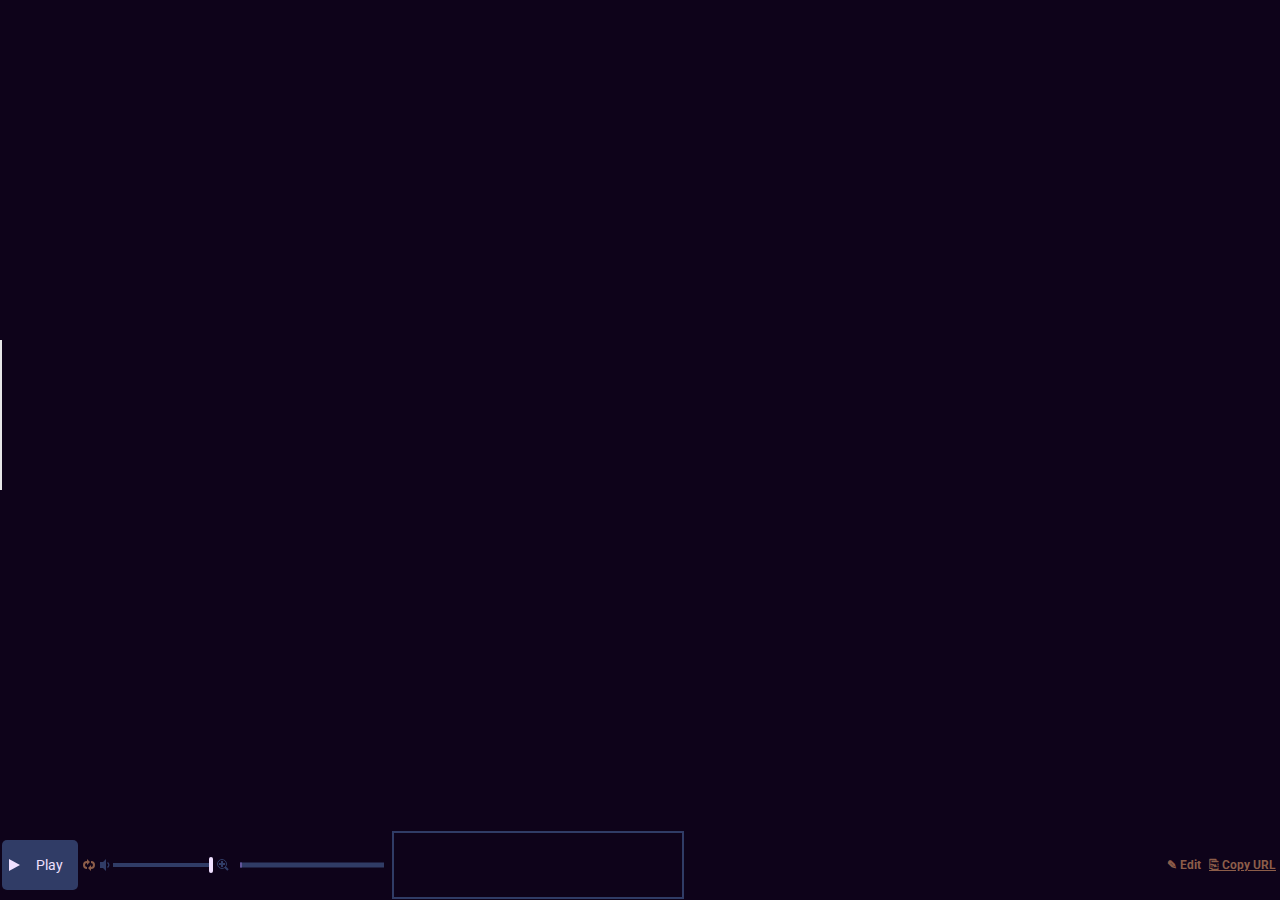
<file: player/index.html>
<!DOCTYPE html>
<html lang="en">

<head>
	<link rel="icon" type="image/x-icon" href="./../favicon.ico" />
	<meta charset="utf-8" />
	<meta name="viewport" content="width=device-width, initial-scale=1.0" />
	<title>Slarmoo's Box Song Player</title>
	<meta name="description"
		content="Slarmoo's Box is a mod of Ultrabox that aims to advance Beepbox's capabilities." />
	<meta name="keywords"
		content="chiptune, instrumental, music, melody, composition, tool, square wave, NES, NSF, BeepBox" />
	<meta name="theme-color" content="#247d1d" />
	<meta property="og:image" content="../icon_maskable_192.png" />
	<meta name="format-detection" content="telephone=no" />
	<meta property="og:image" content="https://slarmoo.github.io/slarmoosbox/website/icon_shadow_192.png">
	<link rel="apple-touch-icon" sizes="180x180" href="./../apple-touch-icon.png" />
	<link rel="icon" type="image/png" sizes="32x32" href="./../icon_32.png" />
	<link href="https://fonts.googleapis.com/css?family=Roboto" rel="stylesheet" rel="stylesheet" media="none"
		onload="if (this.media != 'all') this.media='all';" /> <!-- this is a trick to load CSS asynchronously. -->
	<meta name="robots" content="noindex, nofollow" />
	<style>
		html {
			width: 100vw;
			font-family: 'Roboto', sans-serif;
			color: var(--primary-text, white);
			align-items: center;
		}

		html,
		body {
			height: 100%;
			overflow: hidden;
			display: flex;
			margin: 0;
			padding: 0;
			background: var(--page-margin, black);
		}

		body {
			width: 100vw;
			flex-direction: column;
			align-items: stretch;
		}
	</style>
</head>

<body>
	<script type="text/javascript">
		function browserHasRequiredFeatures() {
			"use strict";
			if (window.AudioContext == undefined && window.webkitAudioContext == undefined) {
				return false;
			}

			try {
				eval("class T {}");
				eval("const a = () => 0");
				eval("for (const a of []);");
			} catch (error) {
				return false;
			}

			return true;
		}

		if (browserHasRequiredFeatures()) {
			// Go ahead and load js beepbox editor interface:
			var fileref = document.createElement("script");
			fileref.setAttribute("type", "text/javascript");
			const date = new Date();
			if ((date.getDate() == 1) && date.getMonth() == 3) {
				fileref.setAttribute("src", "foolish_player.min.js");
			} else {
				fileref.setAttribute("src", "beepbox_player.min.js");
			}
			document.head.appendChild(fileref);
		} else {
			document.body.innerHTML = "Sorry, BeepBox doesn't support your browser. Try a recent version of Chrome, Firefox, Edge, Safari, or Opera.";
		}
	</script>
</body>

</html>
</file>
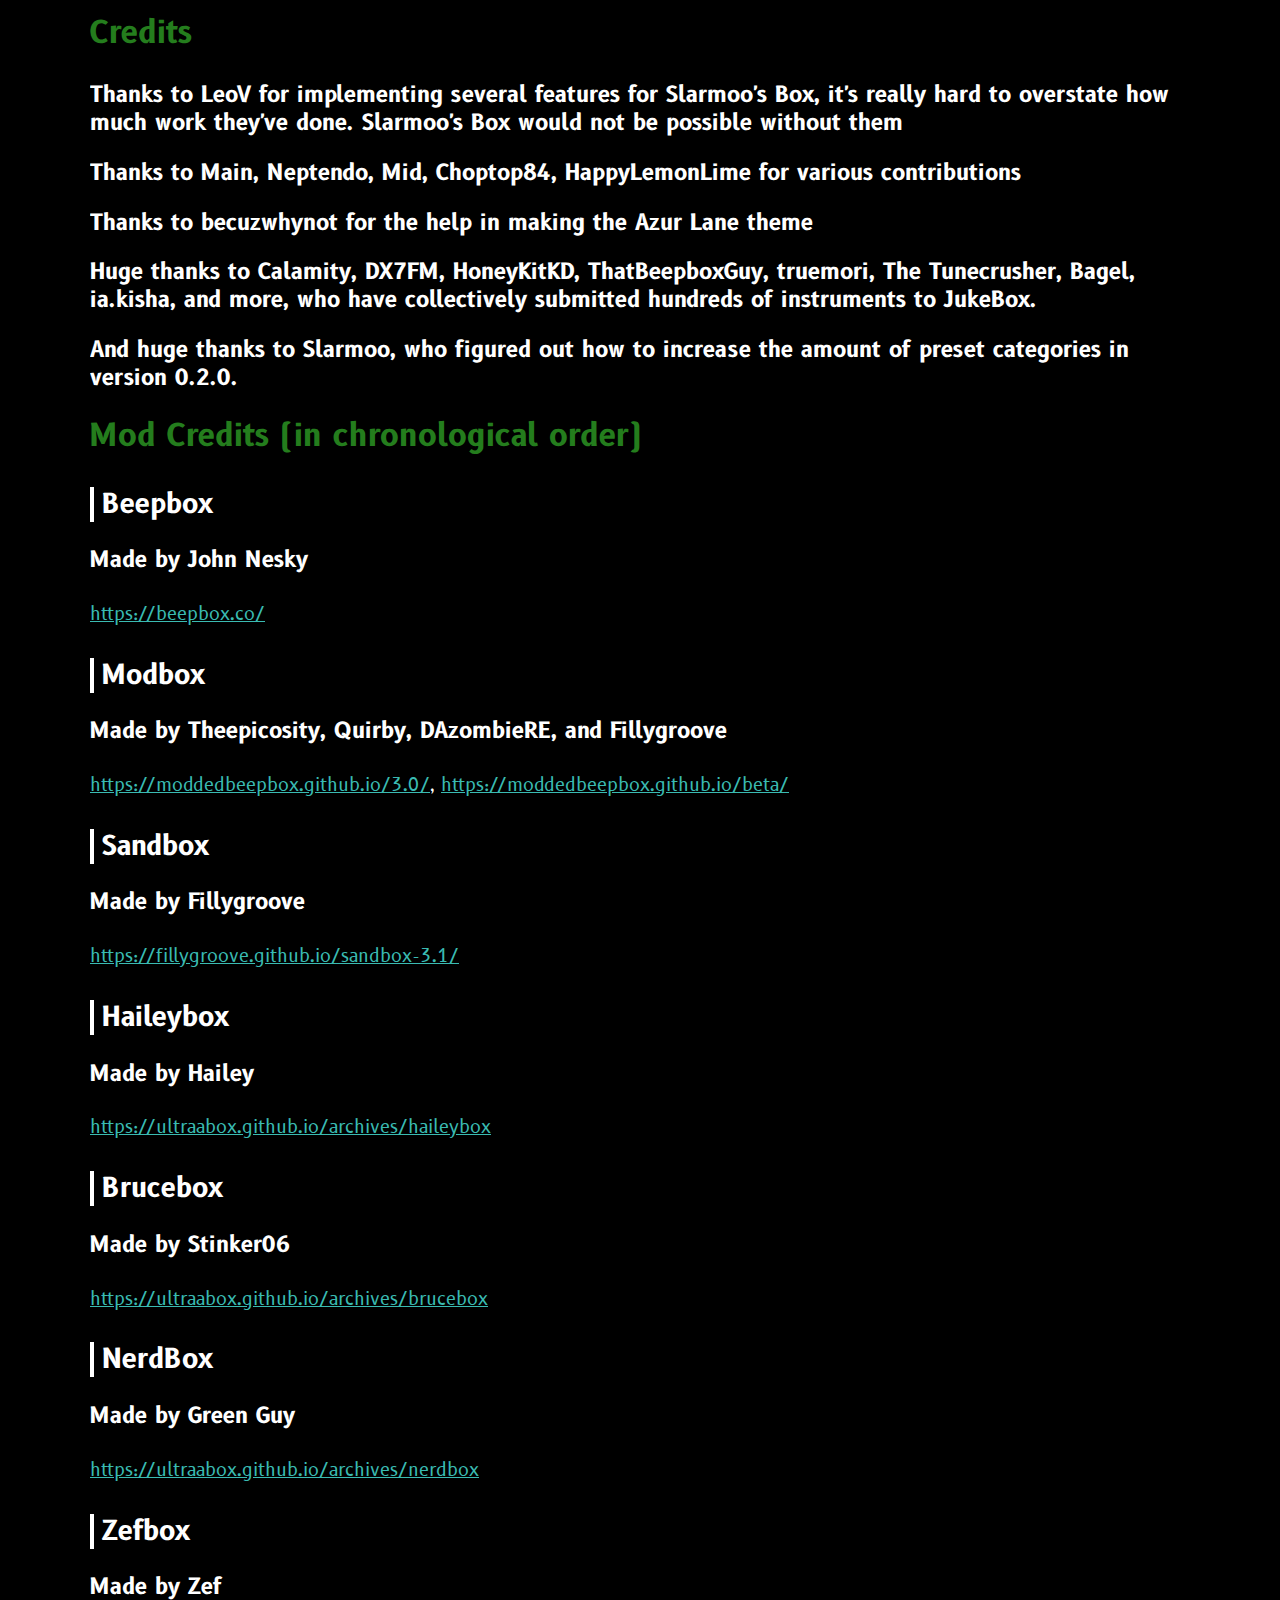
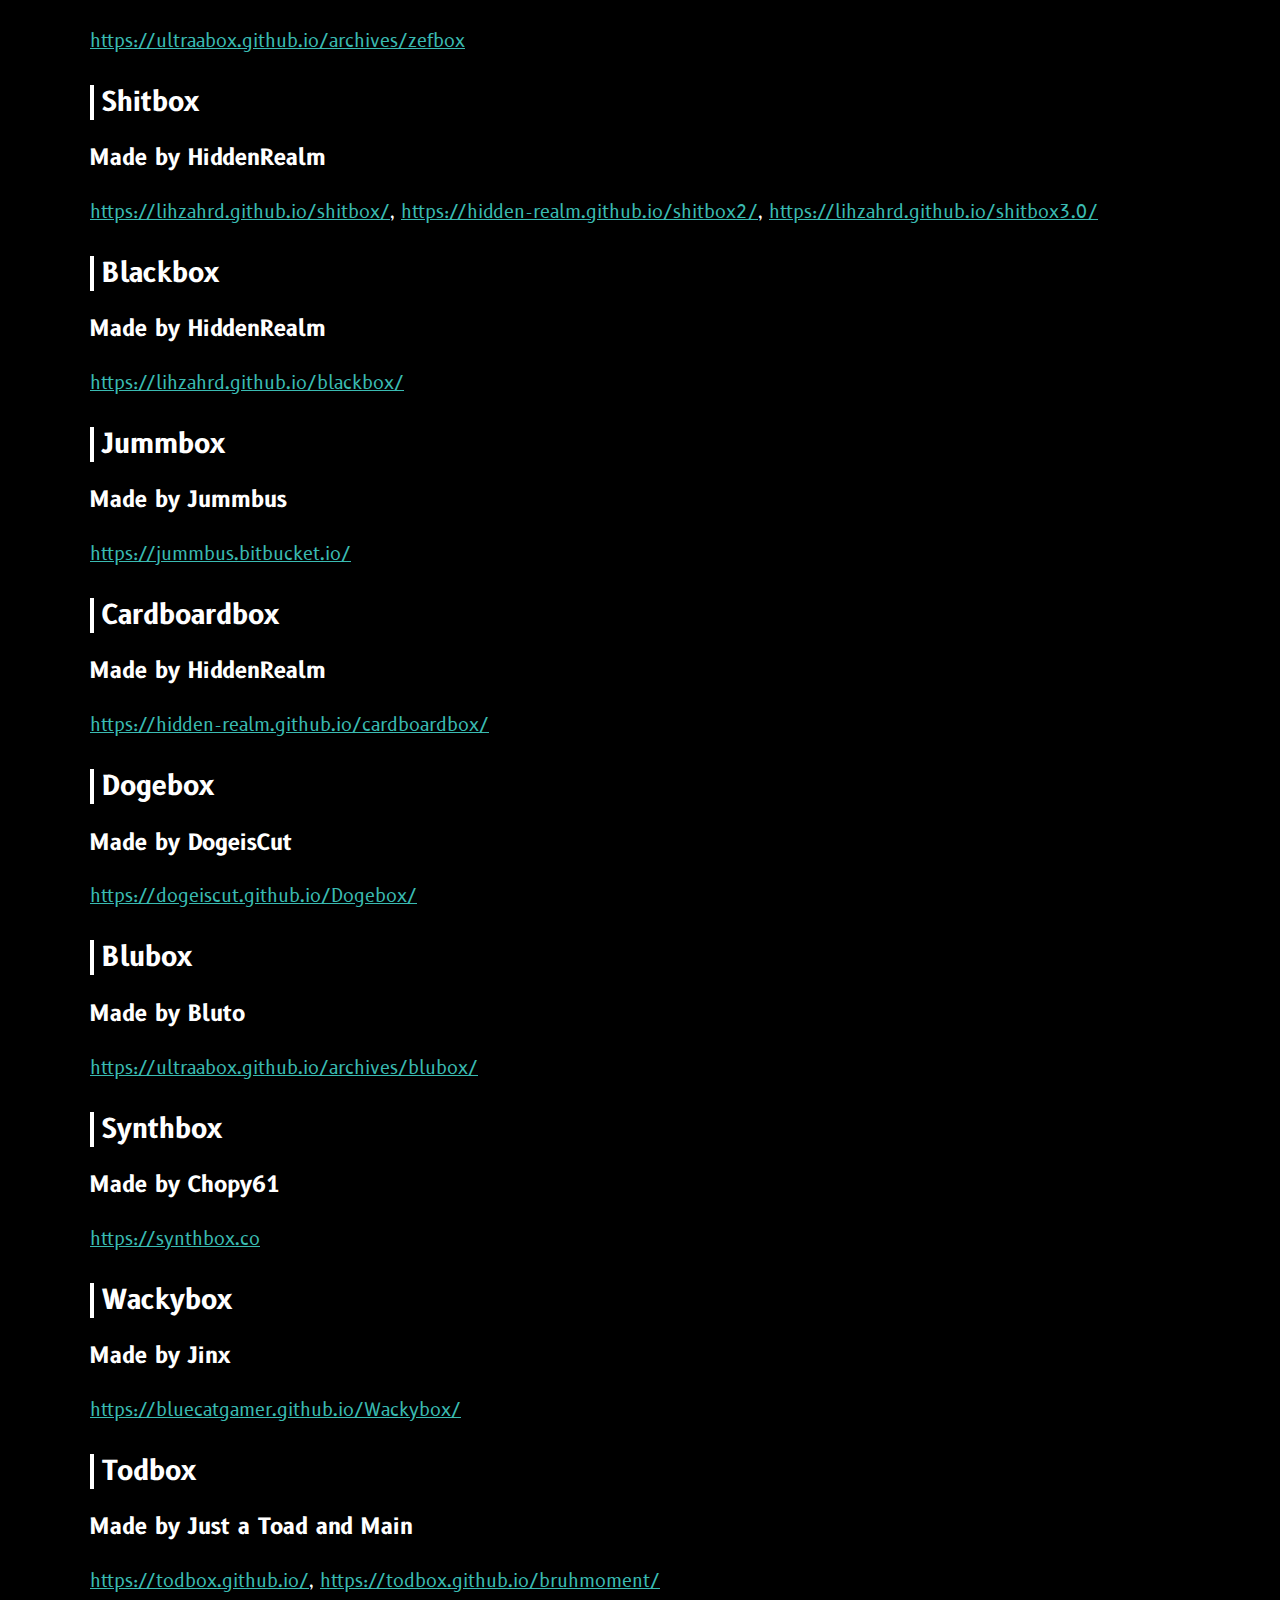
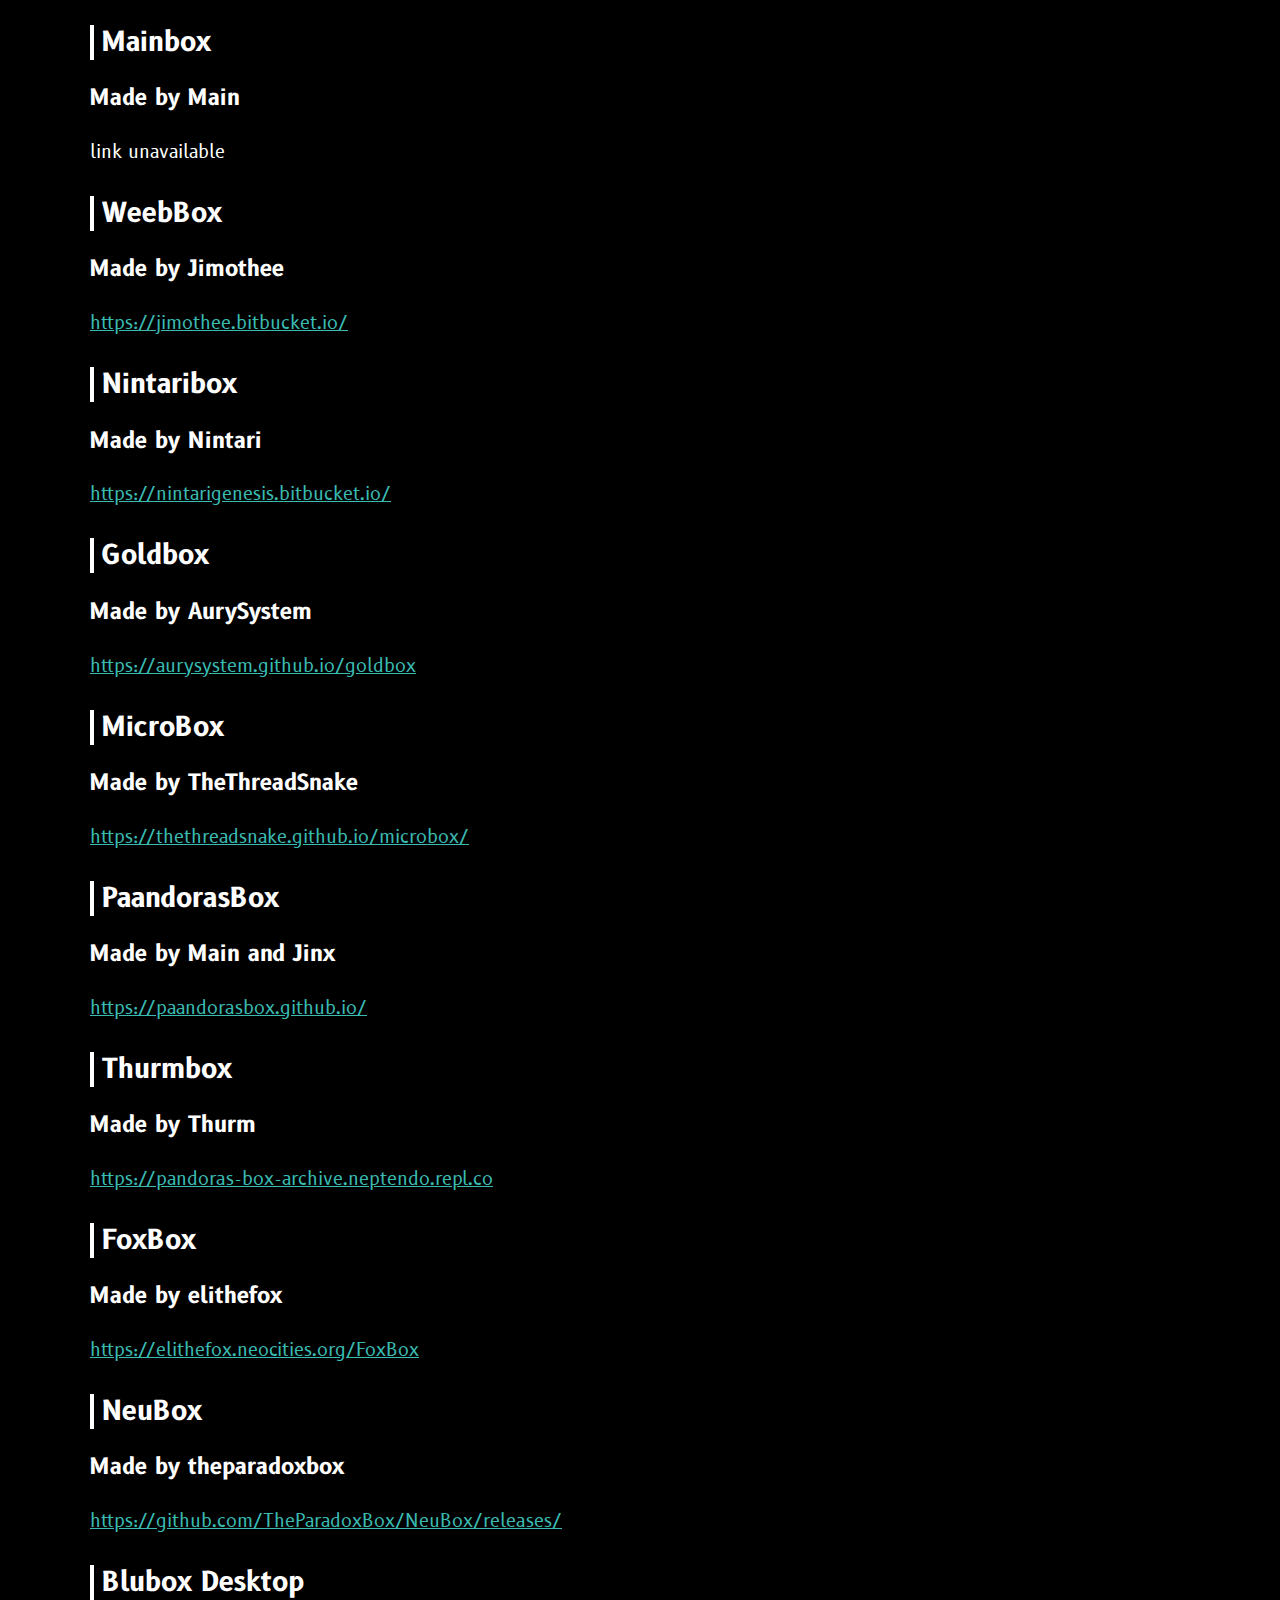
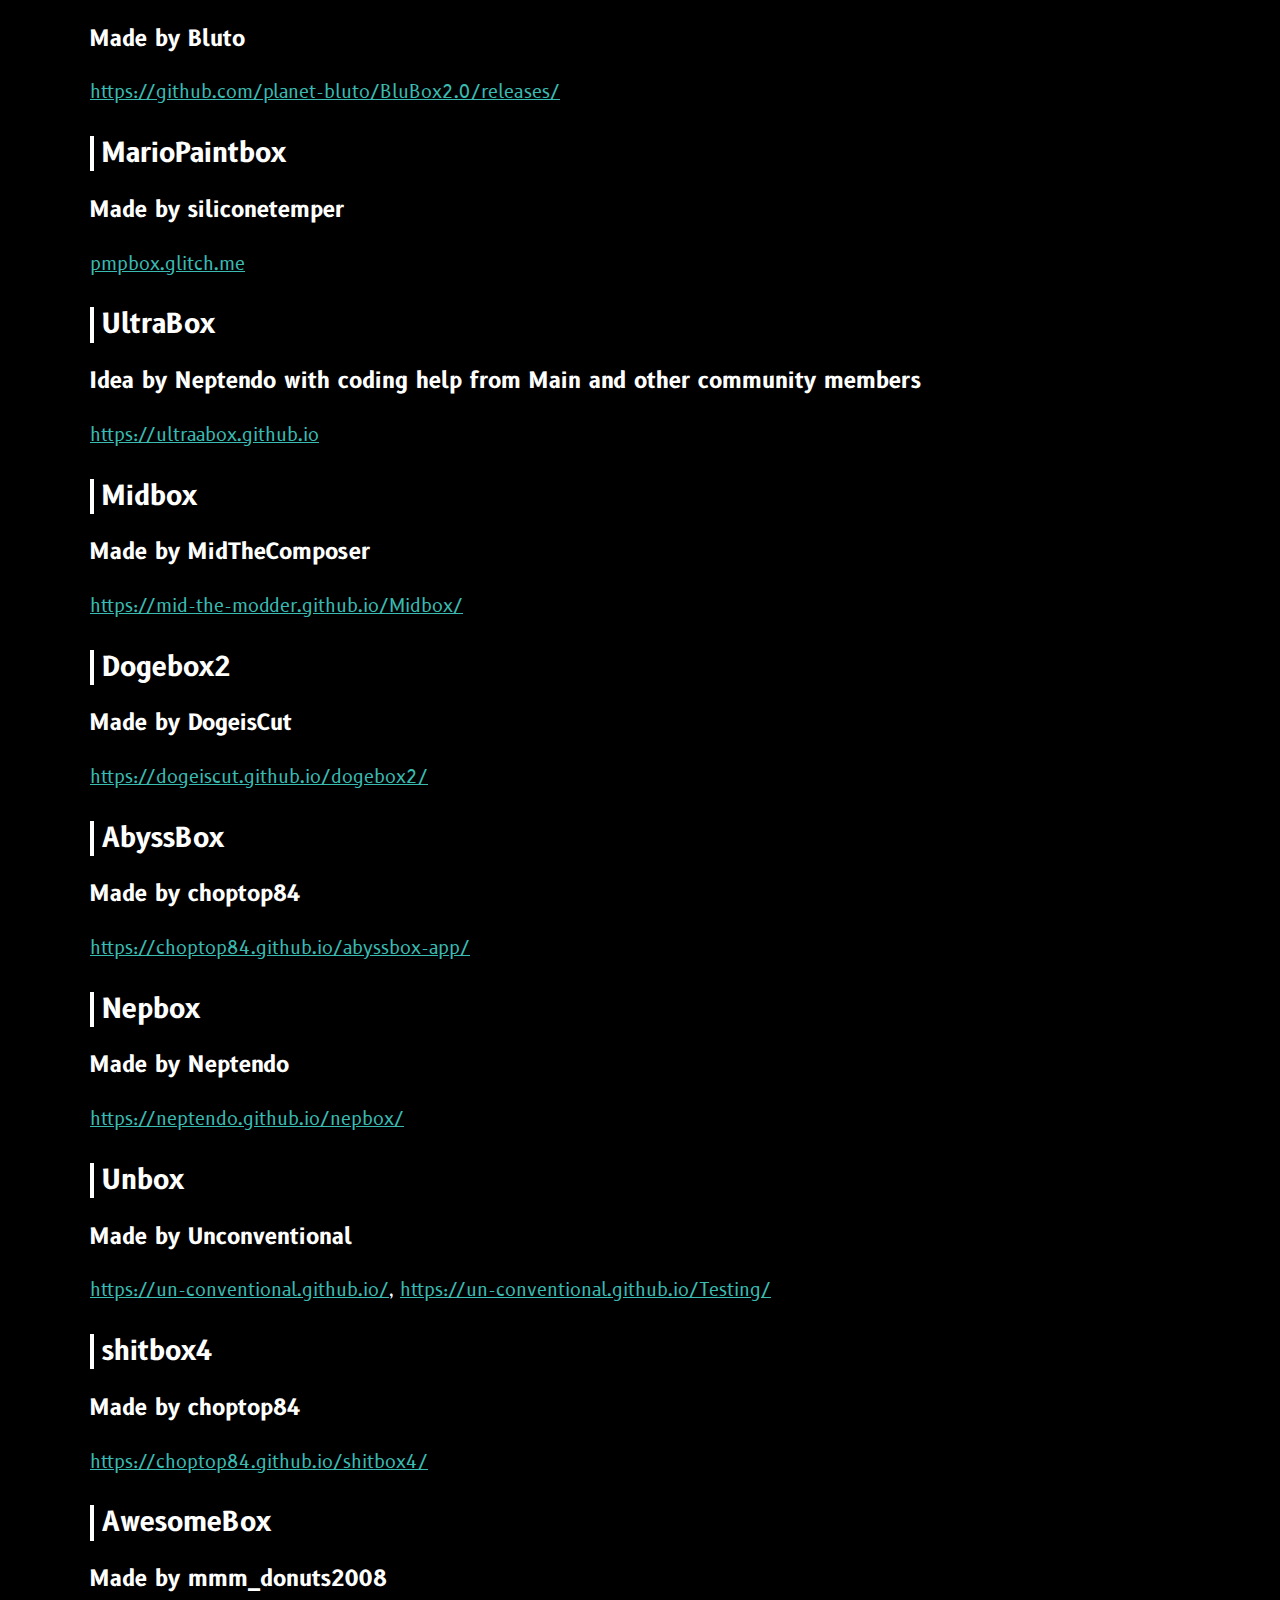
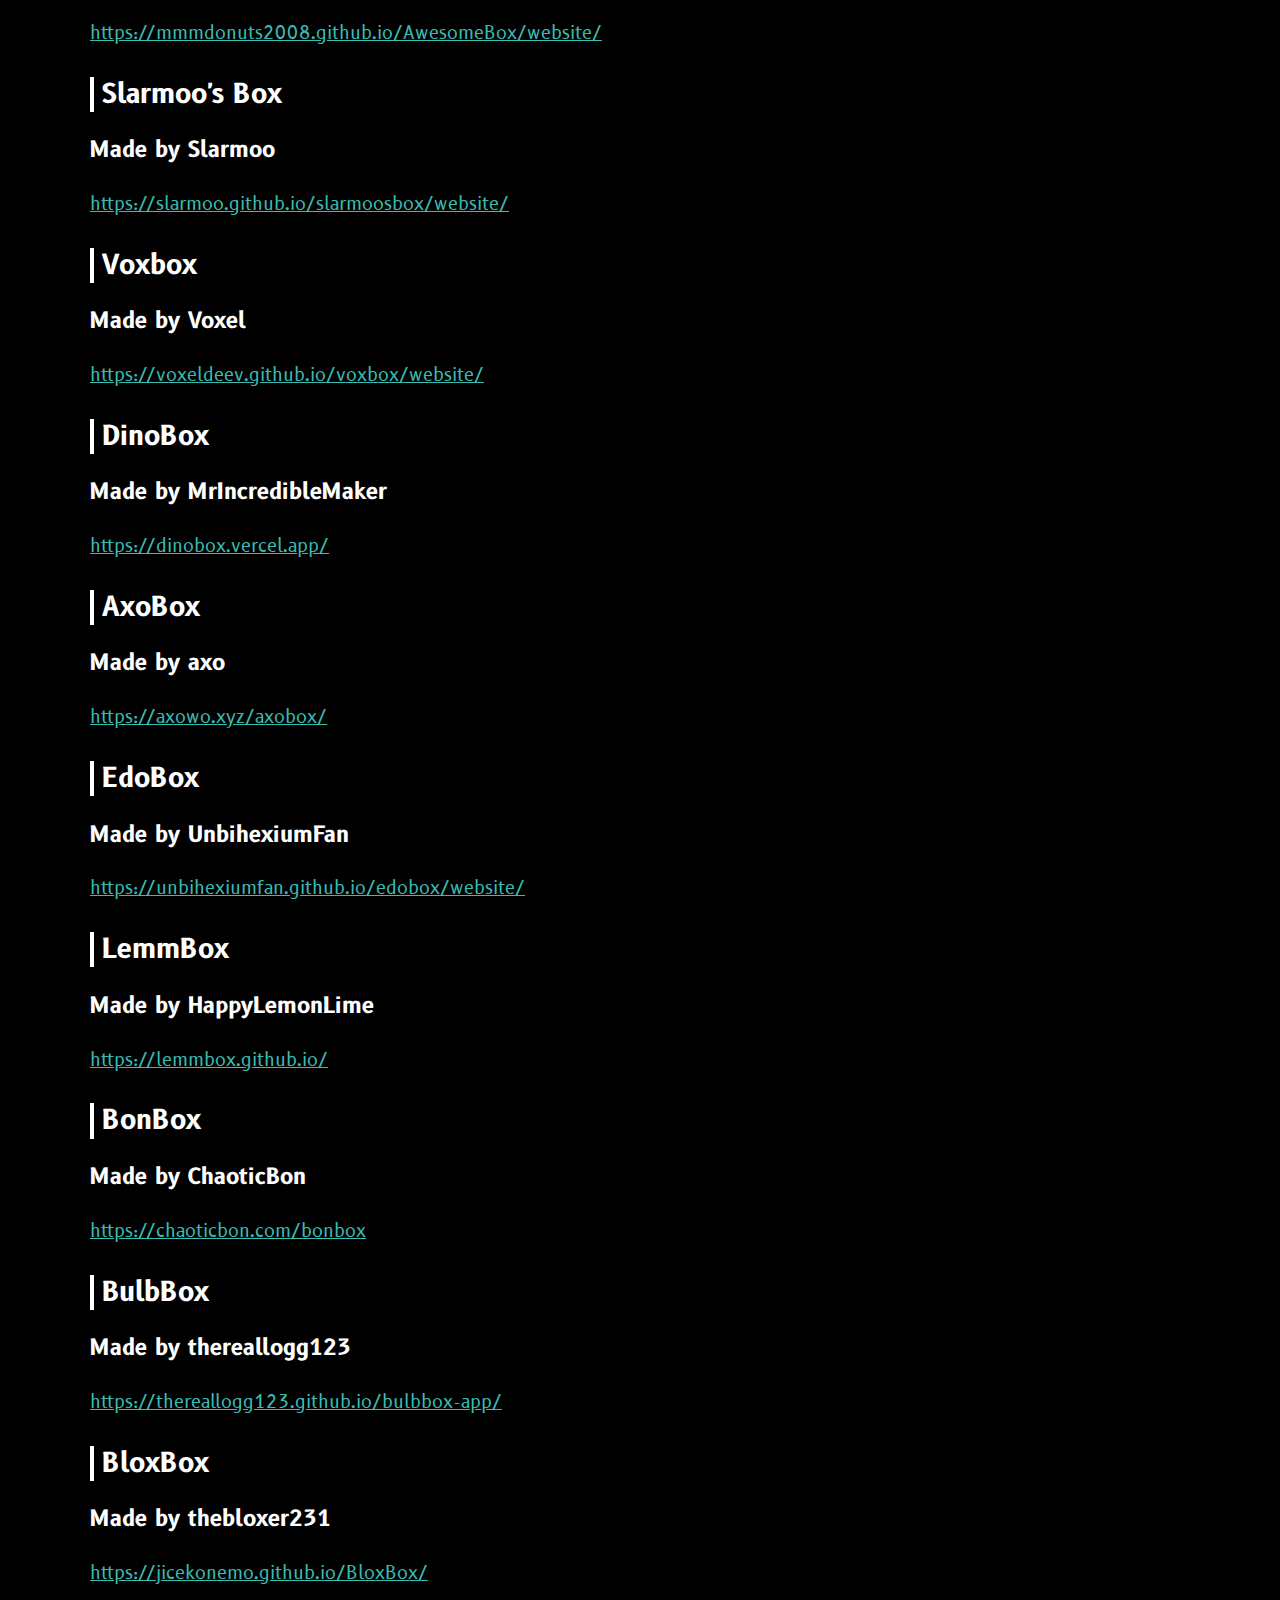
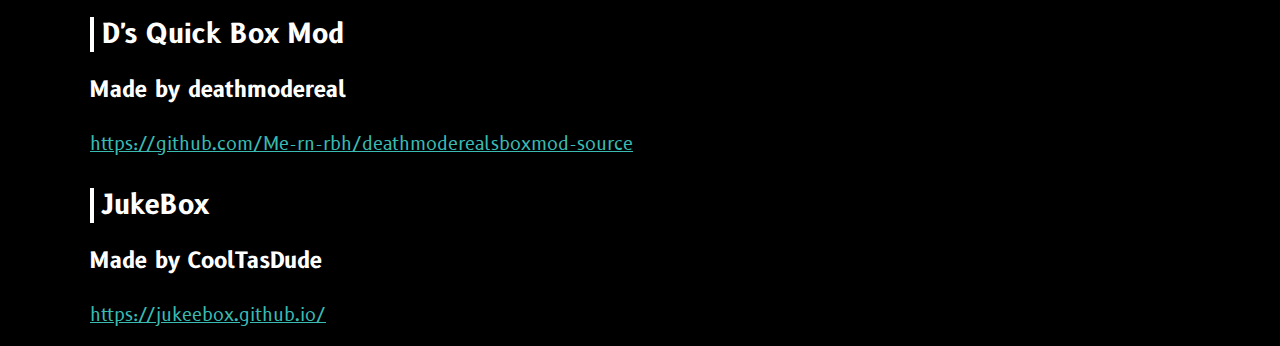
<file: credits.html>
<!DOCTYPE html>
<html lang="en">
<head>
    <link rel="icon" type="image/x-icon" href="./favicon.ico" />
    <meta charset="utf-8" />
    <meta name="viewport" content="width=device-width, initial-scale=1.0" />
    <title>JukeBox Credits</title>
    <meta name="application-name" content="JukeBox" />
    <meta name="apple-mobile-web-app-title" content="JukeBox">
    <meta name="description" content="JukeBox is a mod of Slarmoo's Box that aims to add a crap ton of presets." />
    <meta name="mobile-web-app-capable" content="yes" />
    <meta name="apple-mobile-web-app-capable" content="yes" />
    <meta name="apple-mobile-web-app-status-bar-style" content="black-translucent" />
    <meta name="theme-color" content="#247d1d" />
    <meta name="msapplication-TileColor" content="#247d1d" />
    <meta name="msapplication-config" content="/browserconfig.xml" />
    <meta name="format-detection" content="telephone=no" />
    <meta property="og:image" content="https://jukeebox.github.io/icon_shadow_192.png">
    <link rel="apple-touch-icon" sizes="180x180" href="./apple-touch-icon.png" />
    <link rel="icon" type="image/png" sizes="32x32" href="./icon_32.png" />
    <link rel="manifest" href="/manifest.webmanifest" />
    <link href="https://fonts.googleapis.com/css?family=B612" rel="stylesheet" media="none" onload="if (this.media != 'all') this.media='all';" /> <!-- this is a trick to load CSS asynchronously. -->
    <style type="text/css">

        html {
            background: var(--page-margin, black);
            overflow-x: hidden;
            font-size: large;
            font-family: 'B612', sans-serif;
            line-height: 1.3;
            color: var(--primary-text, white);
        }

        body {
            margin: auto;
            overflow-x: hidden;
            display: flex;
            flex-direction: column;
            align-items: center;
            align-content: center;
        }

        h1 {
            font-size: 1.7rem;
            text-align: center;
            margin-top: 0.5em;
            margin-bottom: 0.5em;
            -webkit-text-stroke-width: 0;
        }

        h2 {
            font-size: 1.5rem;
            text-align: center;
            margin-top: 0.5em;
            margin-bottom: 0.5em;
            -webkit-text-stroke-width: 0;
        }

        h3 {
            font-size: 1.2rem;
            margin-top: 0.5em;
            margin-bottom: 0.5em;
            -webkit-text-stroke-width: 0;
        }

        a {
            color: var(--link-accent, #3abbb2);
        }

        a:hover {
            color: var(--link-accent, #71eee5);
        }

        @media (min-width: 1100px) {
            body {
                width: 1100px;
                align-items: start;
                align-content: start;
            }
            h2 {
                border-left: white solid 4px;
                padding-left: 8px;
            }
        }
    </style>
  </body>
  
<h1>
<font color="#247d1d">Credits</font>
<h3>Thanks to LeoV for implementing several features for Slarmoo's Box, it's really hard to overstate how much work they've done.
    Slarmoo's Box would not be possible without them</h3>
<h3>Thanks to Main, Neptendo, Mid, Choptop84, HappyLemonLime for various contributions</h3>
<h3>Thanks to becuzwhynot for the help in making the Azur Lane theme</h3>
<!-- <h3>Thanks to various community members for helping to <a href="https://slarmoo.github.io/slarmoosboxtesting/">test</a> Slarmoo's Box</h3> -->
<h3>Huge thanks to Calamity, DX7FM, HoneyKitKD, ThatBeepboxGuy, truemori, The Tunecrusher, Bagel, ia.kisha, and more, who have collectively submitted hundreds of instruments to JukeBox.</h3>
<h3>And huge thanks to Slarmoo, who figured out how to increase the amount of preset categories in version 0.2.0.</h3>
</h1>

<h1>
<font color="#247d1d">Mod Credits (in chronological order)</font>
</h1>

<h2>Beepbox</h2>
<h3>Made by John Nesky</h3>
<p><a href="https://beepbox.co/">https://beepbox.co/</a></p>

<h2>Modbox</h2>
<h3>Made by Theepicosity, Quirby, DAzombieRE, and Fillygroove</h3>
<p><a href="https://moddedbeepbox.github.io/3.0/">https://moddedbeepbox.github.io/3.0/</a>, <a href="https://moddedbeepbox.github.io/beta/">https://moddedbeepbox.github.io/beta/</a></p>

<h2>Sandbox</h2>
<h3>Made by Fillygroove</h3>
<p><a href="https://fillygroove.github.io/sandbox-3.1/">https://fillygroove.github.io/sandbox-3.1/</a></p>

<h2>Haileybox</h2>
<h3>Made by Hailey</h3>
<p><a href="https://ultraabox.github.io/archives/haileybox">https://ultraabox.github.io/archives/haileybox</a></p>
    
<h2>Brucebox</h2>
<h3>Made by Stinker06</h3>
<p><a href="https://ultraabox.github.io/archives/brucebox">https://ultraabox.github.io/archives/brucebox</a></p>

<h2>NerdBox</h2>
<h3>Made by Green Guy</h3>
<p><a href="https://ultraabox.github.io/archives/nerdbox">https://ultraabox.github.io/archives/nerdbox</a></p>

<h2>Zefbox</h2>
<h3>Made by Zef</h3>
<p><a href="https://ultraabox.github.io/archives/zefbox">https://ultraabox.github.io/archives/zefbox</a></p>

<h2>Shitbox</h2>
<h3>Made by HiddenRealm</h3>
<p><a href="https://lihzahrd.github.io/shitbox/">https://lihzahrd.github.io/shitbox/</a>, <a href="https://hidden-realm.github.io/shitbox2/">https://hidden-realm.github.io/shitbox2/</a>, <a href="https://lihzahrd.github.io/shitbox3.0/">https://lihzahrd.github.io/shitbox3.0/</a></p>

<h2>Blackbox</h2>
<h3>Made by HiddenRealm</h3>
<p><a href="https://lihzahrd.github.io/blackbox/">https://lihzahrd.github.io/blackbox/</a></p>

<h2>Jummbox</h2>
<h3>Made by Jummbus</h3>
<p><a href="https://jummbus.bitbucket.io/">https://jummbus.bitbucket.io/</a></p>

<h2>Cardboardbox</h2>
<h3>Made by HiddenRealm</h3>
<p><a href="https://hidden-realm.github.io/cardboardbox/">https://hidden-realm.github.io/cardboardbox/</a></p>

<h2>Dogebox</h2>
<h3>Made by DogeisCut</h3>
<p><a href="https://dogeiscut.github.io/Dogebox/">https://dogeiscut.github.io/Dogebox/</a></p>

<h2>Blubox</h2>
<h3>Made by Bluto</h3>
<p><a href="https://ultraabox.github.io/archives/blubox/">https://ultraabox.github.io/archives/blubox/</a></p>

<h2>Synthbox</h2>
<h3>Made by Chopy61</h3>
<p><a href="https://synthbox.co">https://synthbox.co</a></p>

<h2>Wackybox</h2>
<h3>Made by Jinx</h3>
<p><a href="https://bluecatgamer.github.io/Wackybox/">https://bluecatgamer.github.io/Wackybox/</a></p>	

<h2>Todbox</h2>
<h3>Made by Just a Toad and Main</h3>
<p><a href="https://todbox.github.io/">https://todbox.github.io/</a>, <a href="https://todbox.github.io/bruhmoment/">https://todbox.github.io/bruhmoment/</a></p>

<h2>Mainbox</h2>
<h3>Made by Main</h3>
<p>link unavailable</p>

<h2>WeebBox</h2>
<h3>Made by Jimothee</h3>
<p><a href="https://jimothee.bitbucket.io/">https://jimothee.bitbucket.io/</a></p>

<h2>Nintaribox</h2>
<h3>Made by Nintari</h3>
<p><a href="https://nintarigenesis.bitbucket.io/">https://nintarigenesis.bitbucket.io/</a></p>

<h2>Goldbox</h2>
<h3>Made by AurySystem</h3>
<p><a href="https://aurysystem.github.io/goldbox">https://aurysystem.github.io/goldbox</a></p>

<h2>MicroBox</h2>
<h3>Made by TheThreadSnake</h3>
<p><a href="https://thethreadsnake.github.io/microbox/">https://thethreadsnake.github.io/microbox/</a></p>

<h2>PaandorasBox</h2>
<h3>Made by Main and Jinx</h3>
<p><a href="https://paandorasbox.github.io/">https://paandorasbox.github.io/</a></p>

<h2>Thurmbox</h2>
<h3>Made by Thurm</h3>
<p><a href="https://pandoras-box-archive.neptendo.repl.co">https://pandoras-box-archive.neptendo.repl.co</a></p>

<h2>FoxBox</h2>
<h3>Made by elithefox</h3>
<p><a href="https://elithefox.neocities.org/FoxBox">https://elithefox.neocities.org/FoxBox</a></p>

<h2>NeuBox</h2>
<h3>Made by theparadoxbox</h3>
<p><a href="https://github.com/TheParadoxBox/NeuBox/releases/">https://github.com/TheParadoxBox/NeuBox/releases/</a></p>

<h2>Blubox Desktop</h2>
<h3>Made by Bluto</h3>
<p><a href="https://github.com/planet-bluto/BluBox2.0/releases/">https://github.com/planet-bluto/BluBox2.0/releases/</a></p>

<h2>MarioPaintbox</h2>
<h3>Made by siliconetemper</h3>
<p><a href="https://pmpbox.glitch.me">pmpbox.glitch.me</a></p>

<h2>UltraBox</h2>
<h3>Idea by Neptendo with coding help from Main and other community members</h3>
<p><a href="https://ultraabox.github.io">https://ultraabox.github.io</a></p>

<h2>Midbox</h2>
<h3>Made by MidTheComposer</h3>
<p><a href="https://mid-the-modder.github.io/Midbox/">https://mid-the-modder.github.io/Midbox/</a></p>

<h2>Dogebox2</h2>
<h3>Made by DogeisCut</h3>
<p><a href="https://dogeiscut.github.io/dogebox2/">https://dogeiscut.github.io/dogebox2/</a></p>

<h2>AbyssBox</h2>
<h3>Made by choptop84</h3>
<p><a href="https://choptop84.github.io/abyssbox-app/">https://choptop84.github.io/abyssbox-app/</a></p>

<h2>Nepbox</h2>
<h3>Made by Neptendo</h3>
<p><a href="https://neptendo.github.io/nepbox/">https://neptendo.github.io/nepbox/</a></p>

<h2>Unbox</h2>
<h3>Made by Unconventional</h3>
<p><a href="https://un-conventional.github.io/">https://un-conventional.github.io/</a>, <a href="https://un-conventional.github.io/Testing/">https://un-conventional.github.io/Testing/</a></p>

<h2>shitbox4</h2>
<h3>Made by choptop84</h3>
<p><a href="https://choptop84.github.io/shitbox4/">https://choptop84.github.io/shitbox4/</a></p>

<h2>AwesomeBox</h2>
<h3>Made by mmm_donuts2008</h3>
<p><a href="https://mmmdonuts2008.github.io/AwesomeBox/website/">https://mmmdonuts2008.github.io/AwesomeBox/website/</a></p>

<h2>Slarmoo's Box</h2>
<h3>Made by Slarmoo</h3>
<p><a href="https://slarmoo.github.io/slarmoosbox/website/">https://slarmoo.github.io/slarmoosbox/website/</a></p>

<h2>Voxbox</h2>
<h3>Made by Voxel</h3>
<p><a href="https://voxeldeev.github.io/voxbox/website/">https://voxeldeev.github.io/voxbox/website/</a></p>

<h2>DinoBox</h2>
<h3>Made by MrIncredibleMaker</h3>
<p><a href="https://dinobox.vercel.app/">https://dinobox.vercel.app/</a></p>

<h2>AxoBox</h2>
<h3>Made by axo</h3>
<p><a href="https://axowo.xyz/axobox/">https://axowo.xyz/axobox/</a></p>

<h2>EdoBox</h2>
<h3>Made by UnbihexiumFan</h3>
<p><a href="https://unbihexiumfan.github.io/edobox/website/">https://unbihexiumfan.github.io/edobox/website/</a></p>
	
<h2>LemmBox</h2>
<h3>Made by HappyLemonLime</h3>
<p><a href="https://lemmbox.github.io/">https://lemmbox.github.io/</a></p>

<h2>BonBox</h2>
<h3>Made by ChaoticBon</h3>
<p><a href="https://chaoticbon.com/bonbox">https://chaoticbon.com/bonbox</a></p>

<h2>BulbBox</h2>
<h3>Made by thereallogg123</h3>
<p><a href="https://thereallogg123.github.io/bulbbox-app/">https://thereallogg123.github.io/bulbbox-app/</a></p>

<h2>BloxBox</h2>
<h3>Made by thebloxer231</h3>
<p><a href="https://jicekonemo.github.io/BloxBox/">https://jicekonemo.github.io/BloxBox/</a></p>

<h2>D's Quick Box Mod</h2>
<h3>Made by deathmodereal</h3>
<p><a href="https://me-rn-rbh.github.io/Deathmodereals-Quick-Box-Mod/">https://github.com/Me-rn-rbh/deathmoderealsboxmod-source</a></p>

<h2>JukeBox</h2>
<h3>Made by CoolTasDude</h3>
<p><a href="https://jukeebox.github.io/">https://jukeebox.github.io/</a></p>

<!--
<h2>Box</h2>
<h3>Made by </h3>
<p><a href=""></a></p>
-->

</body>
</html>
</file>
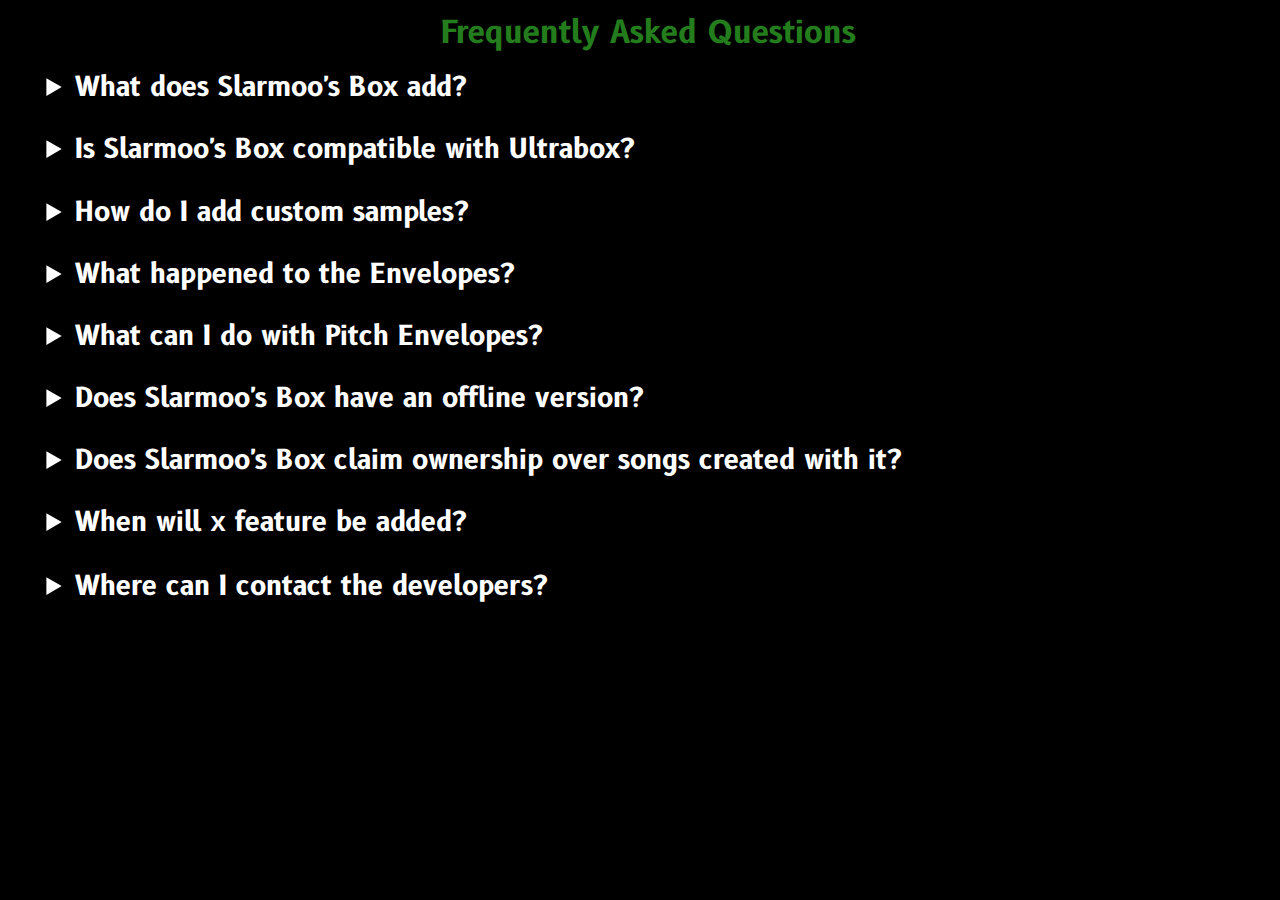
<file: faq.html>
<!DOCTYPE html>
<html lang="en">

<head>
    <link rel="icon" type="image/x-icon" href="./favicon.ico" />
    <meta charset="utf-8" />
    <meta name="viewport" content="width=device-width, initial-scale=1.0" />
    <title>Slarmoo's Box FAQ</title>
    <meta name="application-name" content="Slarmoo's Box" />
    <meta name="apple-mobile-web-app-title" content="Slarmoo's Box">
    <meta name="description"
        content="Slarmoo's Box is a mod of Ultrabox that aims to advance Beepbox's capabilities." />
    <meta name="mobile-web-app-capable" content="yes" />
    <meta name="apple-mobile-web-app-capable" content="yes" />
    <meta name="apple-mobile-web-app-status-bar-style" content="black-translucent" />
    <meta name="theme-color" content="#247d1d" />
    <meta name="msapplication-TileColor" content="#247d1d" />
    <meta name="msapplication-config" content="/browserconfig.xml" />
    <meta name="format-detection" content="telephone=no" />
    <meta property="og:image" content="https://slarmoo.github.io/slarmoosbox/website/icon_shadow_192.png">
    <link rel="apple-touch-icon" sizes="180x180" href="./apple-touch-icon.png" />
    <link rel="icon" type="image/png" sizes="32x32" href="./icon_32.png" />
    <link rel="manifest" href="/manifest.webmanifest" />
    <link href="https://fonts.googleapis.com/css?family=B612" rel="stylesheet" media="none"
        onload="if (this.media != 'all') this.media='all';" /> <!-- this is a trick to load CSS asynchronously. -->
    <style type="text/css">
        html {
            background: var(--page-margin, black);
            overflow-x: hidden;
            font-size: large;
            font-family: 'B612', sans-serif;
            line-height: 1.3;
            color: var(--primary-text, white);
            
        }

        li, details {
            margin-left: 3vw;
            margin-right: 3vw;
            margin-bottom: 0;
        }

       h1 {
            font-size: 1.7rem;
            text-align: center;
			align-items: center;
            align-content: center;
            margin-top: 0.5em;
            margin-bottom: 0.5em;
            -webkit-text-stroke-width: 0;
        }

        h2, summary {
            font-size: 1.5rem;
			font-weight: bold;
            margin-top: 0.5em;
            margin-bottom: 0.5em;
            -webkit-text-stroke-width: 0;
        }
		

        h3 {
            font-size: 1.2rem;
            margin-top: 0.5em;
            margin-bottom: 0.5em;
            -webkit-text-stroke-width: 0;
        }

        a {
            color: var(--link-accent, #98f);
        }

        table {
            border-collapse: collapse;
            margin: 20px;
            align-self: center;
            justify-content: center;
        }

        tr, tbody, thead {
            margin: 0;
            padding: 0
        }

        th {
            border-width:2px; 
            border-style: solid;
            margin: 0;
            padding: 10px;
        }

        /* wide screen */
        @media (min-width: 711px) {
            html {
                width: 100%;
            }

            body {
                width: 100%;
            }
        }

        /* narrow screen */
        @media (max-width: 710px) {
            body {
                width: 100%;
            }

            p {
                margin: 1em 0.5em;
            }
        }
    </style>
<body>
    <h1>
        <font color="#247d1d"> Frequently Asked Questions </font>
    </h1>
    <details>
        <summary> What does Slarmoo's Box add? </summary>
        <p> Slarmoo's Box is a mod of Ultrabox, and has all of the same features that Ultrabox has. </p>
        <p> However, there are some cool additions to be aware of in Slarmoo's Box: </p>
        <ul>
            <li>
                Two new effects:
            </li>
            <ul>
                <li>
                    Ring Modulation (borrowed from Abyssbox): multiplies the instrument by a waveform to produce a buzzing sound
                </li>
                <li>
                    Granular Synthesis: splices and shuffles the outputted waveform to create "sonic clouds"
                </li>
            </ul>
            <li>
                New envelopeable effects: reverb, echo, chorus, bitcrush, frequency crush, panning, distortion, and arpeggio speed (+ granular and ring mod)
            </li>
            <li>
                Four new envelope types:
            </li>
            <ul>
                <li>
                    Pitch: Tracks what your notes do based on the pitch (an equivalent to keytracking in other daws). This envelope has an adjustable pitch range setting
                </li>
                <li>
                    Fall: Similar to twang, except instead of decreasing quickly to slowly, fall decreases slowly to quickly
                </li>
                <li>
                    Random: Produces a random value based on either the time, pitch, or note. This envelope has adjustable seed and steps for time settings depending on which type you select
                </li>
                <li>
                    LFO: Modulates a value based on the selected waveform. This envelope type replaced the old tremolo envelope
                </li>
            </ul>
            <li>
                Individual envelope speeds, bounds, inversions, and discrete
            </li>
            <li> 
                Increased max envelope count to 16 (from ultrabox's 12) and Increased filter point count to 12 (from ultrabox's 8)
            </li>
            <li>
                New Song EQ filter, along with modulation support
            </li>
            <li>
                Nine voice unisons + drumset unisons
            </li>
            <li>
                A new monophonic chord type
            </li>
            <li>
                The ×128 and ×256 fm frequencies
            </li>
            <li>
                Several new keybinds in the Song player (shorten link, toggle loop, toggle zoom, and copy link), 2 new keybinds for opening and closing several dropdowns at once (envelopes and fm dropdowns), and a new keybind for random instrument generation
            </li>
            <li>
                And probably several other things that I'm forgetting
            </li>
        </ul>
    </details>

    <details>
        <summary> Is Slarmoo's Box compatible with Ultrabox? </summary>
        <span> Yes, Slarmoo's Box will properly import all songs from Ultrabox. </span>
        <span> Both changing the domain of the link and importing an Ultrabox json will work </span>
        <span> If you ever encounter any bugs with this please contact the developers at the links below </span>
    </details>

    <details>
        <summary>How do I add custom samples?</summary>
        Since Slarmoo's Box doesn't have a web server of its own, you'll have to first upload your sample to a CORS-friendly
        website.
        <ul>
            <li>The easiest to use is <a href="https://filegarden.com/">File Garden</a>.</li>
        </ul>
    
        Next, you have to copy the URL of the sound itself. The URL should end with the filetype, such as <code>.wav</code>
        or <code>.mp3</code>.
        <br><br>
    
        To import it into Slarmoo's Box, open the Edit tab, scroll to the bottom, and click on "Add Custom Samples..." or press "shift + Q"
        <br><br>
    
        Paste your url and press "Okay." If everything goes smoothly, Slarmoo's Box will reload and your sample will be available
        in the preset list.
    </details>

    <details>
        <summary> What happened to the Envelopes? </summary>
        <span> Slarmoo's Box 1.2 added individual envelope speeds.</span>
        <span> This caused a lot of envelope types to be redundant, and as such they were removed. </span>
        <span> Below is a table showing the conversion if you need it </span>
        <table>
            <thead>
                <tr>
                    <th>Old Name</th>
                    <th colspan="2">New Name + Speed</th>
                </tr>
            </thead>
            <tbody>
                <tr>
                    <th>none</th>
                    <th>none</th>
                    <th>NA</th>
                </tr>
                <tr>
                    <th>note size</th>
                    <th>note size</th>
                    <th>NA</th>
                </tr>
                <tr>
                    <th>pitch</th>
                    <th>pitch</th>
                    <th>NA</th>
                </tr>
                <tr>
                    <th>punch</th>
                    <th>punch</th>
                    <th>NA</th>
                </tr>
                <tr>
                    <th>flare -1</th>
                    <th>flare</th>
                    <th>128</th>
                </tr>
                <tr>
                    <th>flare 1</th>
                    <th>flare</th>
                    <th>32</th>
                </tr>
                <tr>
                    <th>flare 2</th>
                    <th>flare</th>
                    <th>8</th>
                </tr>
                <tr>
                    <th>flare 3</th>
                    <th>flare</th>
                    <th>2</th>
                </tr>
                <tr>
                    <th>twang -1</th>
                    <th>twang</th>
                    <th>128</th>
                </tr>
                <tr>
                    <th>twang 1</th>
                    <th>twang</th>
                    <th>32</th>
                </tr>
                <tr>
                    <th>twang 2</th>
                    <th>twang</th>
                    <th>8</th>
                </tr>
                <tr>
                    <th>twang 3</th>
                    <th>twang</th>
                    <th>2</th>
                </tr>
                <tr>
                    <th>swell -1</th>
                    <th>swell</th>
                    <th>128</th>
                </tr>
                <tr>
                    <th>swell 1</th>
                    <th>swell</th>
                    <th>32</th>
                </tr>
                <tr>
                    <th>swell 2</th>
                    <th>swell</th>
                    <th>8</th>
                </tr>
                <tr>
                    <th>swell 3</th>
                    <th>swell</th>
                    <th>2</th>
                </tr>
                <tr>
                    <th>tremolo0</th>
                    <th>sine LFO</th>
                    <th>8</th>
                </tr>
                <tr>
                    <th>tremolo1</th>
                    <th>sine LFO</th>
                    <th>4</th>
                </tr>
                <tr>
                    <th>tremolo2</th>
                    <th>sine LFO</th>
                    <th>2</th>
                </tr>
                <tr>
                    <th>tremolo3</th>
                    <th>sine LFO</th>
                    <th>1</th>
                </tr>
                <tr>
                    <th>tremolo4</th>
                    <th>sine LFO*</th>
                    <th>4</th>
                </tr>
                <tr>
                    <th>tremolo5</th>
                    <th>sine LFO*</th>
                    <th>2</th>
                </tr>
                <tr>
                    <th>tremolo6</th>
                    <th>sine LFO*</th>
                    <th>1</th>
                </tr>
                <tr>
                    <th>decay -1</th>
                    <th>decay</th>
                    <th>40</th>
                </tr>
                <tr>
                    <th>decay 1</th>
                    <th>decay</th>
                    <th>10</th>
                </tr>
                <tr>
                    <th>decay 2</th>
                    <th>decay</th>
                    <th>7</th>
                </tr>
                <tr>
                    <th>decay 3</th>
                    <th>decay</th>
                    <th>4</th>
                </tr>
                <tr>
                    <th>wibble -1</th>
                    <th>wibble</th>
                    <th>96</th>
                </tr>
                <tr>
                    <th>wibble 1</th>
                    <th>wibble</th>
                    <th>24</th>
                </tr>
                <tr>
                    <th>wibble 2</th>
                    <th>wibble</th>
                    <th>12</th>
                </tr>
                <tr>
                    <th>wibble 3</th>
                    <th>wibble</th>
                    <th>4</th>
                </tr>
                <tr>
                    <th>linear -2</th>
                    <th>linear</th>
                    <th>256</th>
                </tr>
                <tr>
                    <th>linear -1</th>
                    <th>linear</th>
                    <th>128</th>
                </tr>
                <tr>
                    <th>linear 1</th>
                    <th>linear</th>
                    <th>32</th>
                </tr>
                <tr>
                    <th>linear 2</th>
                    <th>linear</th>
                    <th>8</th>
                </tr>
                <tr>
                    <th>linear 3</th>
                    <th>linear</th>
                    <th>2</th>
                </tr>
                <tr>
                    <th>rise -2</th>
                    <th>rise</th>
                    <th>256</th>
                </tr>
                <tr>
                    <th>rise -1</th>
                    <th>rise</th>
                    <th>128</th>
                </tr>
                <tr>
                    <th>rise 1</th>
                    <th>rise</th>
                    <th>32</th>
                </tr>
                <tr>
                    <th>rise 2</th>
                    <th>rise</th>
                    <th>8</th>
                </tr>
                <tr>
                    <th>rise 3</th>
                    <th>rise</th>
                    <th>2</th>
                </tr>
                <tr>
                    <th>flute 1</th>
                    <th>wibble</th>
                    <th>16</th>
                </tr>
                <tr>
                    <th>flute 2</th>
                    <th>wibble</th>
                    <th>8</th>
                </tr>
                <tr>
                    <th>flute 3</th>
                    <th>wibble</th>
                    <th>4</th>
                </tr>
                <tr>
                    <th>tripolo1</th>
                    <th>sine LFO</th>
                    <th>9</th>
                </tr>
                <tr>
                    <th>tripolo2</th>
                    <th>sine LFO</th>
                    <th>6</th>
                </tr>
                <tr>
                    <th>tripolo3</th>
                    <th>sine LFO</th>
                    <th>3</th>
                </tr>
                <tr>
                    <th>tripolo4</th>
                    <th>sine LFO*</th>
                    <th>9</th>
                </tr>
                <tr>
                    <th>tripolo5</th>
                    <th>sine LFO*</th>
                    <th>6</th>
                </tr>
                <tr>
                    <th>tripolo6</th>
                    <th>sine LFO*</th>
                    <th>3</th>
                </tr>
                <tr>
                    <th>pentolo1</th>
                    <th>sine LFO</th>
                    <th>10</th>
                </tr>
                <tr>
                    <th>pentolo2</th>
                    <th>sine LFO</th>
                    <th>5</th>
                </tr>
                <tr>
                    <th>pentolo3</th>
                    <th>sine LFO</th>
                    <th>2.5</th>
                </tr>
                <tr>
                    <th>pentolo4</th>
                    <th>sine LFO*</th>
                    <th>10</th>
                </tr>
                <tr>
                    <th>pentolo5</th>
                    <th>sine LFO*</th>
                    <th>5</th>
                </tr>
                <tr>
                    <th>pentolo6</th>
                    <th>sine LFO*</th>
                    <th>2.5</th>
                </tr>
                <tr>
                    <th>flutter 1</th>
                    <th>sine LFO</th>
                    <th>14</th>
                </tr>
                <tr>
                    <th>flutter 2</th>
                    <th>sine LFO*</th>
                    <th>11</th>
                </tr>
                <tr>
                    <th>water-y flutter</th>
                    <th>sine LFO</th>
                    <th>9</th>
                </tr>
                <tr>
                    <th>blip 1</th>
                    <th>blip</th>
                    <th>6</th>
                </tr>
                <tr>
                    <th>blip 2</th>
                    <th>blip</th>
                    <th>16</th>
                </tr>
                <tr>
                    <th>blip 3</th>
                    <th>blip</th>
                    <th>32</th>
                </tr>
                <tr>
                    <th>fall 1</th>
                    <th>fall</th>
                    <th>8</th>
                </tr>
                <tr>
                    <th>fall 2</th>
                    <th>fall</th>
                    <th>4</th>
                </tr>
                <tr>
                    <th>fall 3</th>
                    <th>fall</th>
                    <th>2</th>
                </tr>
            </tbody>
        </table>
        <p>* lower bound should be set to 0.5 for these envelopes</p>
    </details>

    <details>
        <summary> What can I do with Pitch Envelopes? </summary>
        <span> Slarmoo's Box's unique pitch envelopes have a variety of unique uses. </span>
        <span> You can: </span>
        <ul>
            <li>Set it to target pitch shift or detune (or custom unisons) to get anything from subtle pitch stretching to microtonality </li>
            <li>Target note volume to have upper notes map quieter than lower notes or vice versa for help mixing</li>
            <li>Target note volume to fade from one instrument to another (or suddenly change, which may be useful for multisampling)</li>
            <li>Target pulse width, fm volume sliders, or other effects to have dynamic arpeggios</li>
            <li>Target panning to have different notes be panned different directions</li>
            <li>Have different pitches of a drumset or other instrument have different effect amounts</li>
            <li>And many more techniques that you can discover on your own!</li>
        </ul>
    </details>

    <details>
        <summary>Does Slarmoo's Box have an offline version?</summary>
        Yes. You can access it here <a href="https://github.com/slarmoo/slarmoosbox/releases">here</a>.<br>
        You can either download an OS-specific version that has custom sampling support, or the generic HTML version that
        lacks custom sampling support.<br>
        The offline version tends to update for every other online update
    </details>
    
    <details>
        <summary>Does Slarmoo's Box claim ownership over songs created with it?</summary>
        Slarmoo's Box does not claim ownership over songs created with it, so original songs belong to their authors.<br><br>
        Neither Slarmoo's Box nor its creators assume responsibility for any copyrighted material played on Slarmoo's Box. No songs
        are ever received, recorded, or distributed by Slarmoo's Box's servers. All song data is contained in the URL after the
        hash (#) mark, and Slarmoo's Box running inside your browser converts that data into sound waves.
    </details>

    <details>
        <summary>When will <code>x</code> feature be added?</summary>
        Features can be requested at the links below, but after that it's up to Slarmoo to work on features if/when they can. 
        <br>
        Please be patient; Slarmoo works on Slarmoo's Box in their free time. They can't guarantee that anything will be out
        in a timely manner, or at all.
    </details>
    
    <details>
        <summary>Where can I contact the developers?</summary>
        You can contact the developers via the <a href="https://discord.gg/Tc997TstJb">BeepBox Modding Discord</a>.<br>
        You can also contact us on the <a href="https://github.com/slarmoo/slarmoosbox/issues">issues page</a> if
        you have ideas/suggestions or have encountered any bugs.
    </details>
</body>

</html>
<script>
    document.body.addEventListener("keydown", function (event) {
        if (event.key == "s" ) {
            event.preventDefault();
            if(!document.getElementById("snake")) {
                const link = document.createElement("a");
                link.href = "./snake.html"
                link.id = "snake"
                link.innerHTML = "🐍";
                document.body.appendChild(link);
            }
        }
    });
</script>
</file>
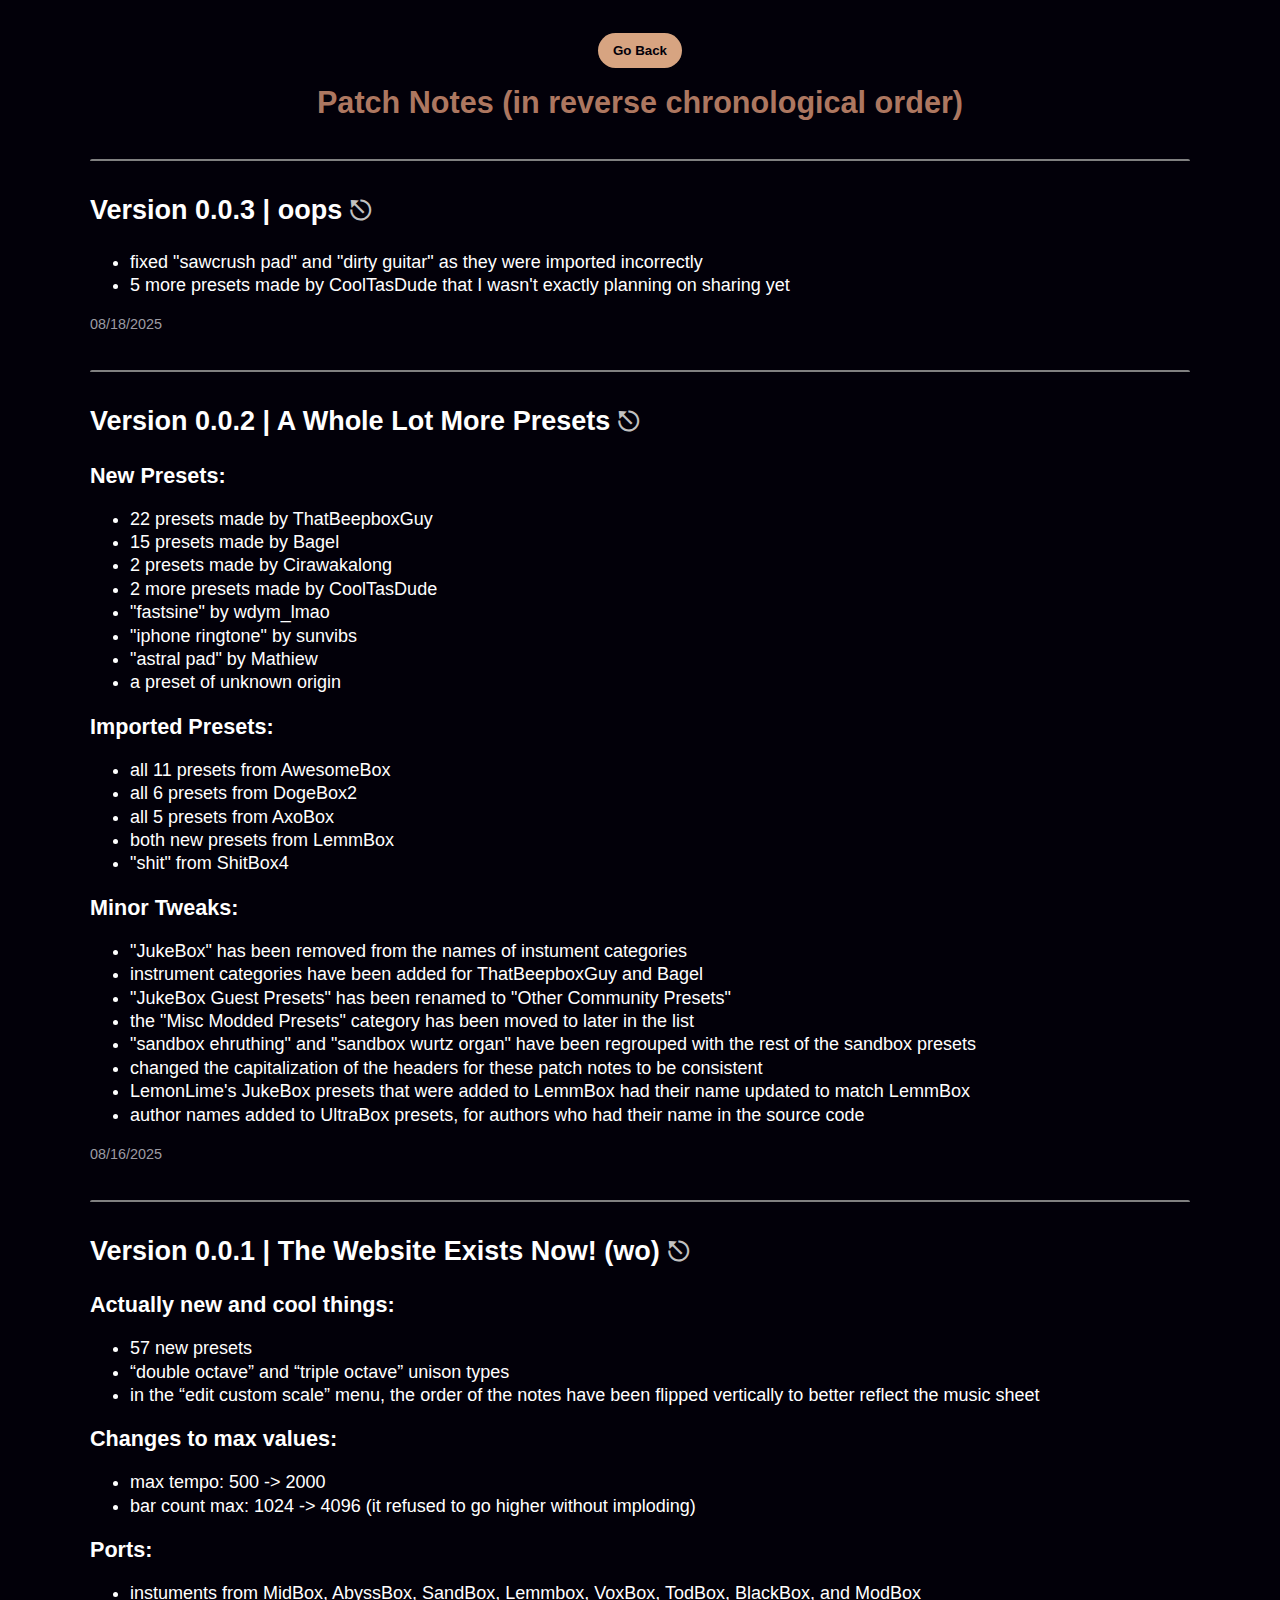
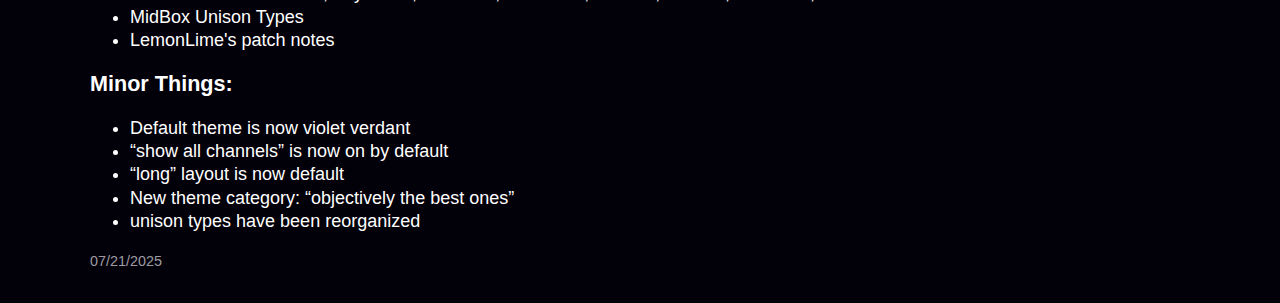
<file: patch_notes.html>
<!DOCTYPE html>
<html lang="en">
<head>
    <link rel='shortcut icon' type='image/x-icon' href='./favicon.ico' />
    <meta charset="utf-8" />
    <meta name="viewport" content="width=device-width, initial-scale=1.0" />
	<meta name="theme-color" content="#ad7760"/>
	<meta property="og:image" content="/icon_maskable_192.png" />
	<meta name="description" content="JukeBox is a mod of Slarmoo's Box that aims to add a crap ton of presets." />
	<script>
		function linkTo(update) {
			window.history.replaceState(null, "", location.pathname + "#" + update);
			navigator.clipboard.writeText(window.location).then(() => {
				const popup = document.getElementById("popup");
				popup.classList.add("show");
				setTimeout(() => {
					popup.classList.remove("show");
				}, 2000);
			});
		}
	</script>
	<title>JukeBox Patch Notes</title>
    <style type="text/css">

        html {
            background: var(--page-margin, #020009);
            overflow-x: hidden;
            font-size: large;
            font-family: 'B612', sans-serif;
            line-height: 1.3;
            color: var(--primary-text, white);
        }

		body {
			max-width: 1100px;
			margin: auto;
			padding: 1rem;
		}

        h1 {
            font-size: 1.7rem;
            text-align: center;
            margin-top: 0.5em;
            margin-bottom: 0.5em;
            -webkit-text-stroke-width: 0;
        }

		h2 {
			border-top: 2px solid #808080;
			padding-top: 1rem;
			margin-top: 2rem;
			font-size: 1.5rem;
		}

		h3 {
            font-size: 1.2rem;
            margin-top: 0.5em;
            margin-bottom: 0.5em;
            -webkit-text-stroke-width: 0;
        }

        a {
            color: var(--link-accent, #98f);
        }
		button {
			margin-top: 15px;
			padding: 10px 15px;
			border: 0;
			border-radius: 100px;
			background-color: #d7a481;
			color: #020009;
			font-weight: Bold;
			transition: all 0.5s;
			-webkit-transition: all 0.5s;
		}

		button:hover {
			background-color: #dbaa89;
			box-shadow: 0 0 20px #fff57050;
			transform: scale(1.1);
		}

		button:active {
			background-color: #af876c;
			transition: all 0.25s;
			-webkit-transition: all 0.25s;
			box-shadow: none;
			transform: scale(0.98);
		}

		@media (min-width: 1100px) {
			body {
				width: 1100px;
			}
			h2 {
				width: 1100px;
				align-items: start;
				align-content: start;
				border-top: #808080 solid 2px;
				border-radius: 2px;
				padding-top: 32px;
			}
		}
		p {
			font-size: 0.8rem;
			color: #9C9BA3;
		}
		.backbuttondiv {
			display: flex;
			justify-content: center;
			width: 100%;
		}
		.headertext{
			color: #ad7760;
			width: 100%;
		}


		a {
			color: var(--link-accent, #ad7760);
		}

		a.link {
			color: var(--secondary-text, rgb(193, 193, 193));
			margin-left: 8px;
		}

		a.link:hover {
			color: var(--secondary-text, rgb(233, 233, 233));
		}

		#popup {
			position: fixed;
			bottom: 20px;
			left: 20px;
			background-color: #78c25a;
			color: white;
			margin-top: 15px;
			padding: 10px 15px;
			font-weight: bold;
			border-radius: 4px;
			opacity: 0;
			transform: translateX(-100%);
			transition: all 0.5s ease;
			pointer-events: none;
			z-index: 1000;
		}


		#popup.show {
			opacity: 1;
			transform: translateX(0);
			pointer-events: auto;
		}


	</style>
</head>
<body>

<div class="backbuttondiv"><button class="backbutton" onclick="history.back()">Go Back</button></div>
<h1> <span class="headertext"> Patch Notes (in reverse chronological order)</span> </h1>
<article id="0.0.3">
	<h2>Version 0.0.3 | oops<a class="link" onclick="linkTo('0.0.3')" title="Copy link">⎋</a></h2>
	<ul>  
		<li>fixed "sawcrush pad" and "dirty guitar" as they were imported incorrectly</li>
		<li>5 more presets made by CoolTasDude that I wasn't exactly planning on sharing yet</li>
	</ul>
	<p class="date">08/18/2025</p>
</article>
<article id="0.0.2">
	<h2>Version 0.0.2 | A Whole Lot More Presets<a class="link" onclick="linkTo('0.0.2')" title="Copy link">⎋</a></h2>
    <h3>New Presets:</h3>
	<ul>  
		<li>22 presets made by ThatBeepboxGuy</li>
		<li>15 presets made by Bagel</li>
		<li>2 presets made by Cirawakalong</li>
		<li>2 more presets made by CoolTasDude</li>
		<li>"fastsine" by wdym_lmao</li>
		<li>"iphone ringtone" by sunvibs</li>
		<li>"astral pad" by Mathiew</li>
		<li>a preset of unknown origin</li>
	</ul>
	<h3>Imported Presets:</h3>
	<ul>  
		<li>all 11 presets from AwesomeBox</li>
		<li>all 6 presets from DogeBox2</li>
		<li>all 5 presets from AxoBox</li>
		<li>both new presets from LemmBox</li>
		<li>"shit" from ShitBox4</li>
	</ul>

	<h3>Minor Tweaks:</h3>
	<ul>  
		<li>"JukeBox" has been removed from the names of instument categories</li>
		<li>instrument categories have been added for ThatBeepboxGuy and Bagel</li>
		<li>"JukeBox Guest Presets" has been renamed to "Other Community Presets"</li>
		<li>the "Misc Modded Presets" category has been moved to later in the list</li>
		<li>"sandbox ehruthing" and "sandbox wurtz organ" have been regrouped with the rest of the sandbox presets</li>
		<li>changed the capitalization of the headers for these patch notes to be consistent</li>
		<li>LemonLime's JukeBox presets that were added to LemmBox had their name updated to match LemmBox</li>
		<li>author names added to UltraBox presets, for authors who had their name in the source code</li>
	</ul>

	<p class="date">08/16/2025</p>
</article>

<article id="0.0.1">
	<h2>Version 0.0.1 | The Website Exists Now! (wo)<a class="link" onclick="linkTo('0.0.1')" title="Copy link">⎋</a></h2>
    <h3>Actually new and cool things:</h3>
    <ul>  
		<li>57 new presets</li>
        <li>“double octave” and “triple octave” unison types</li>
        <li>in the “edit custom scale” menu, the order of the notes have been flipped vertically to better reflect the music sheet</li>
	</ul>
    <h3>Changes to max values:</h3>
    <ul>  
		<li>max tempo: 500 -> 2000</li>
        <li>bar count max: 1024 -> 4096 (it refused to go higher without imploding)</li>
	</ul>
    <h3>Ports:</h3>
    <ul>  
		<li>instuments from MidBox, AbyssBox, SandBox, Lemmbox, VoxBox, TodBox, BlackBox, and ModBox</li>
        <li>MidBox Unison Types</li>
        <li>LemonLime's patch notes</li>
	</ul>
    <h3>Minor Things:</h3>
    <ul>  
		<li>Default theme is now violet verdant</li>
        <li>“show all channels” is now on by default</li>
        <li>“long” layout is now default</li>
        <li>New theme category: “objectively the best ones”</li>
        <li>unison types have been reorganized</li>
	</ul>

	<p class="date">07/21/2025</p>
</article>

<div id="popup">Link to patch note is now copied!</div>

</body>
</html>
</file>
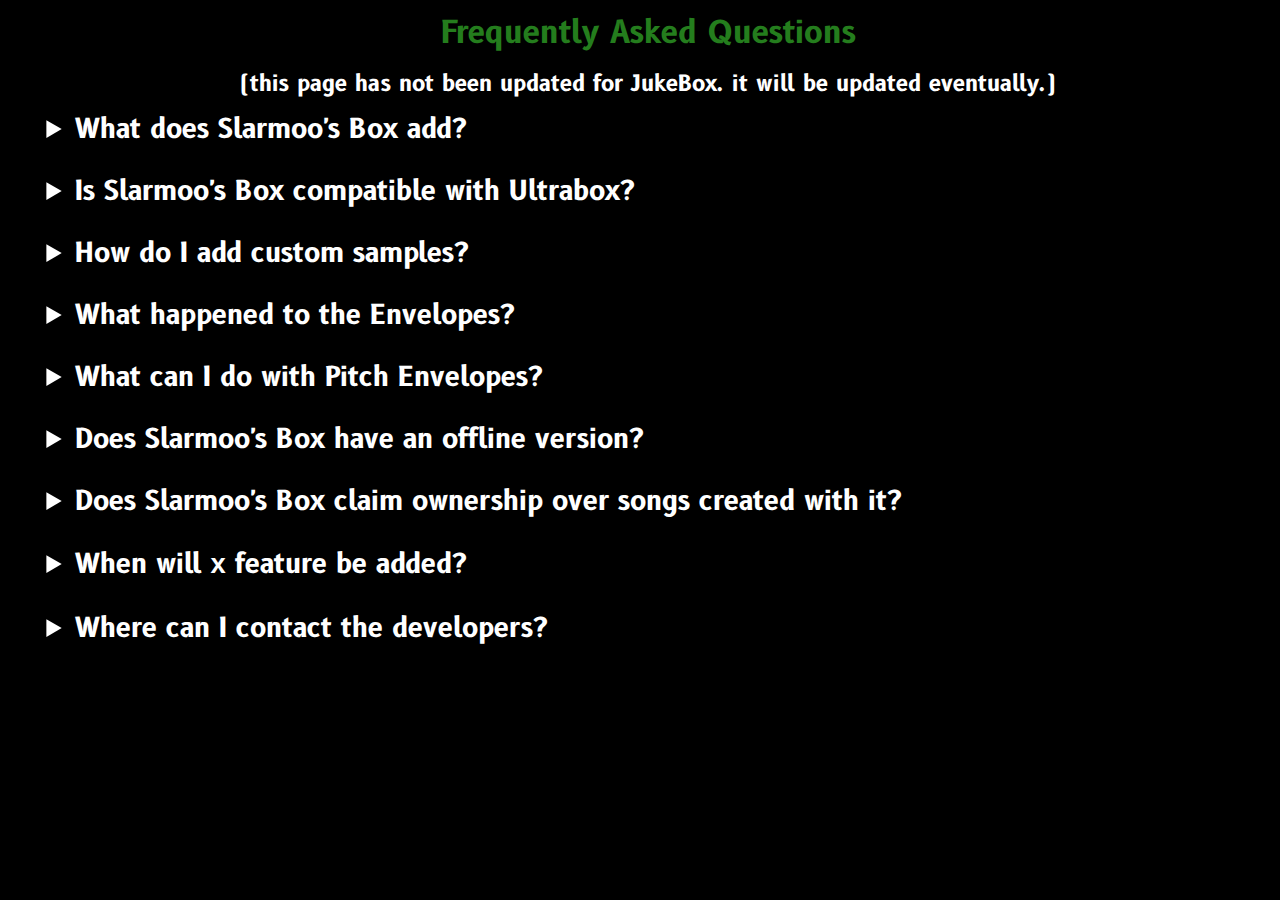
<file: manual/faq.html>
<!DOCTYPE html>
<html lang="en">

<head>
    <link rel="icon" type="image/x-icon" href="./favicon.ico" />
    <meta charset="utf-8" />
    <meta name="viewport" content="width=device-width, initial-scale=1.0" />
    <title>Slarmoo's Box FAQ</title>
    <meta name="application-name" content="Slarmoo's Box" />
    <meta name="apple-mobile-web-app-title" content="JukeBox">
    <meta name="description"
        content="JukeBox is a mod of Slarmoo's Box that aims to add a crap ton of presets." />
    <meta name="mobile-web-app-capable" content="yes" />
    <meta name="apple-mobile-web-app-capable" content="yes" />
    <meta name="apple-mobile-web-app-status-bar-style" content="black-translucent" />
    <meta name="theme-color" content="#247d1d" />
    <meta name="msapplication-TileColor" content="#247d1d" />
    <meta name="msapplication-config" content="/browserconfig.xml" />
    <meta name="format-detection" content="telephone=no" />
    <meta property="og:image" content="https://jukeebox.github.io/icon_shadow_192.png">
    <link rel="apple-touch-icon" sizes="180x180" href="./apple-touch-icon.png" />
    <link rel="icon" type="image/png" sizes="32x32" href="./icon_32.png" />
    <link rel="manifest" href="/manifest.webmanifest" />
    <link href="https://fonts.googleapis.com/css?family=B612" rel="stylesheet" media="none"
        onload="if (this.media != 'all') this.media='all';" /> <!-- this is a trick to load CSS asynchronously. -->
    <style type="text/css">
        html {
            background: var(--page-margin, black);
            overflow-x: hidden;
            font-size: large;
            font-family: 'B612', sans-serif;
            line-height: 1.3;
            color: var(--primary-text, white);
            
        }

        li, details {
            margin-left: 3vw;
            margin-right: 3vw;
            margin-bottom: 0;
        }

       h1 {
            font-size: 1.7rem;
            text-align: center;
			align-items: center;
            align-content: center;
            margin-top: 0.5em;
            margin-bottom: 0.5em;
            -webkit-text-stroke-width: 0;
        }

        h2, summary {
            font-size: 1.5rem;
			font-weight: bold;
            margin-top: 0.5em;
            margin-bottom: 0.5em;
            -webkit-text-stroke-width: 0;
        }
		

        h3 {
            font-size: 1.2rem;
            text-align: center;
            margin-top: 0.5em;
            margin-bottom: 0.5em;
            -webkit-text-stroke-width: 0;
        }

        a {
            color: var(--link-accent, #98f);
        }

        table {
            border-collapse: collapse;
            margin: 20px;
            align-self: center;
            justify-content: center;
        }

        tr, tbody, thead {
            margin: 0;
            padding: 0
        }

        th {
            border-width:2px; 
            border-style: solid;
            margin: 0;
            padding: 10px;
        }

        /* wide screen */
        @media (min-width: 711px) {
            html {
                width: 100%;
            }

            body {
                width: 100%;
            }
        }

        /* narrow screen */
        @media (max-width: 710px) {
            body {
                width: 100%;
            }

            p {
                margin: 1em 0.5em;
            }
        }
    </style>
<body>
    <h1>
        <font color="#247d1d"> Frequently Asked Questions </font>
    </h1>
    <h3>(this page has not been updated for JukeBox. it will be updated eventually.)</h3>
    <details>
        <summary> What does Slarmoo's Box add? </summary>
        <p> Slarmoo's Box is a mod of Ultrabox, and has all of the same features that Ultrabox has. </p>
        <p> However, there are some cool additions to be aware of in Slarmoo's Box: </p>
        <ul>
            <li>
                Two new effects:
            </li>
            <ul>
                <li>
                    Ring Modulation (borrowed from Abyssbox): multiplies the instrument by a waveform to produce a buzzing sound
                </li>
                <li>
                    Granular Synthesis: splices and shuffles the outputted waveform to create "sonic clouds"
                </li>
            </ul>
            <li>
                New envelopeable effects: reverb, echo, chorus, bitcrush, frequency crush, panning, distortion, and arpeggio speed (+ granular and ring mod)
            </li>
            <li>
                Four new envelope types:
            </li>
            <ul>
                <li>
                    Pitch: Tracks what your notes do based on the pitch (an equivalent to keytracking in other daws). This envelope has an adjustable pitch range setting
                </li>
                <li>
                    Fall: Similar to twang, except instead of decreasing quickly to slowly, fall decreases slowly to quickly
                </li>
                <li>
                    Random: Produces a random value based on either the time, pitch, or note. This envelope has adjustable seed and steps for time settings depending on which type you select
                </li>
                <li>
                    LFO: Modulates a value based on the selected waveform. This envelope type replaced the old tremolo envelope
                </li>
            </ul>
            <li>
                Individual envelope speeds, bounds, inversions, and discrete
            </li>
            <li> 
                Increased max envelope count to 16 (from ultrabox's 12) and Increased filter point count to 12 (from ultrabox's 8)
            </li>
            <li>
                New Song EQ filter, along with modulation support
            </li>
            <li>
                Nine voice unisons + drumset unisons
            </li>
            <li>
                A new monophonic chord type
            </li>
            <li>
                The ×128 and ×256 fm frequencies
            </li>
            <li>
                Several new keybinds in the Song player (shorten link, toggle loop, toggle zoom, and copy link), 2 new keybinds for opening and closing several dropdowns at once (envelopes and fm dropdowns), and a new keybind for random instrument generation
            </li>
            <li>
                And probably several other things that I'm forgetting
            </li>
        </ul>
    </details>

    <details>
        <summary> Is Slarmoo's Box compatible with Ultrabox? </summary>
        <span> Yes, Slarmoo's Box will properly import all songs from Ultrabox. </span>
        <span> Both changing the domain of the link and importing an Ultrabox json will work </span>
        <span> If you ever encounter any bugs with this please contact the developers at the links below </span>
    </details>

    <details>
        <summary>How do I add custom samples?</summary>
        Since Slarmoo's Box doesn't have a web server of its own, you'll have to first upload your sample to a CORS-friendly
        website.
        <ul>
            <li>The easiest to use is <a href="https://filegarden.com/">File Garden</a>.</li>
        </ul>
    
        Next, you have to copy the URL of the sound itself. The URL should end with the filetype, such as <code>.wav</code>
        or <code>.mp3</code>.
        <br><br>
    
        To import it into Slarmoo's Box, open the Edit tab, scroll to the bottom, and click on "Add Custom Samples..." or press "shift + Q"
        <br><br>
    
        Paste your url and press "Okay." If everything goes smoothly, Slarmoo's Box will reload and your sample will be available
        in the preset list.
    </details>

    <details>
        <summary> What happened to the Envelopes? </summary>
        <span> Slarmoo's Box 1.2 added individual envelope speeds.</span>
        <span> This caused a lot of envelope types to be redundant, and as such they were removed. </span>
        <span> Below is a table showing the conversion if you need it </span>
        <table>
            <thead>
                <tr>
                    <th>Old Name</th>
                    <th colspan="2">New Name + Speed</th>
                </tr>
            </thead>
            <tbody>
                <tr>
                    <th>none</th>
                    <th>none</th>
                    <th>NA</th>
                </tr>
                <tr>
                    <th>note size</th>
                    <th>note size</th>
                    <th>NA</th>
                </tr>
                <tr>
                    <th>pitch</th>
                    <th>pitch</th>
                    <th>NA</th>
                </tr>
                <tr>
                    <th>punch</th>
                    <th>punch</th>
                    <th>NA</th>
                </tr>
                <tr>
                    <th>flare -1</th>
                    <th>flare</th>
                    <th>128</th>
                </tr>
                <tr>
                    <th>flare 1</th>
                    <th>flare</th>
                    <th>32</th>
                </tr>
                <tr>
                    <th>flare 2</th>
                    <th>flare</th>
                    <th>8</th>
                </tr>
                <tr>
                    <th>flare 3</th>
                    <th>flare</th>
                    <th>2</th>
                </tr>
                <tr>
                    <th>twang -1</th>
                    <th>twang</th>
                    <th>128</th>
                </tr>
                <tr>
                    <th>twang 1</th>
                    <th>twang</th>
                    <th>32</th>
                </tr>
                <tr>
                    <th>twang 2</th>
                    <th>twang</th>
                    <th>8</th>
                </tr>
                <tr>
                    <th>twang 3</th>
                    <th>twang</th>
                    <th>2</th>
                </tr>
                <tr>
                    <th>swell -1</th>
                    <th>swell</th>
                    <th>128</th>
                </tr>
                <tr>
                    <th>swell 1</th>
                    <th>swell</th>
                    <th>32</th>
                </tr>
                <tr>
                    <th>swell 2</th>
                    <th>swell</th>
                    <th>8</th>
                </tr>
                <tr>
                    <th>swell 3</th>
                    <th>swell</th>
                    <th>2</th>
                </tr>
                <tr>
                    <th>tremolo0</th>
                    <th>sine LFO</th>
                    <th>8</th>
                </tr>
                <tr>
                    <th>tremolo1</th>
                    <th>sine LFO</th>
                    <th>4</th>
                </tr>
                <tr>
                    <th>tremolo2</th>
                    <th>sine LFO</th>
                    <th>2</th>
                </tr>
                <tr>
                    <th>tremolo3</th>
                    <th>sine LFO</th>
                    <th>1</th>
                </tr>
                <tr>
                    <th>tremolo4</th>
                    <th>sine LFO*</th>
                    <th>4</th>
                </tr>
                <tr>
                    <th>tremolo5</th>
                    <th>sine LFO*</th>
                    <th>2</th>
                </tr>
                <tr>
                    <th>tremolo6</th>
                    <th>sine LFO*</th>
                    <th>1</th>
                </tr>
                <tr>
                    <th>decay -1</th>
                    <th>decay</th>
                    <th>40</th>
                </tr>
                <tr>
                    <th>decay 1</th>
                    <th>decay</th>
                    <th>10</th>
                </tr>
                <tr>
                    <th>decay 2</th>
                    <th>decay</th>
                    <th>7</th>
                </tr>
                <tr>
                    <th>decay 3</th>
                    <th>decay</th>
                    <th>4</th>
                </tr>
                <tr>
                    <th>wibble -1</th>
                    <th>wibble</th>
                    <th>96</th>
                </tr>
                <tr>
                    <th>wibble 1</th>
                    <th>wibble</th>
                    <th>24</th>
                </tr>
                <tr>
                    <th>wibble 2</th>
                    <th>wibble</th>
                    <th>12</th>
                </tr>
                <tr>
                    <th>wibble 3</th>
                    <th>wibble</th>
                    <th>4</th>
                </tr>
                <tr>
                    <th>linear -2</th>
                    <th>linear</th>
                    <th>256</th>
                </tr>
                <tr>
                    <th>linear -1</th>
                    <th>linear</th>
                    <th>128</th>
                </tr>
                <tr>
                    <th>linear 1</th>
                    <th>linear</th>
                    <th>32</th>
                </tr>
                <tr>
                    <th>linear 2</th>
                    <th>linear</th>
                    <th>8</th>
                </tr>
                <tr>
                    <th>linear 3</th>
                    <th>linear</th>
                    <th>2</th>
                </tr>
                <tr>
                    <th>rise -2</th>
                    <th>rise</th>
                    <th>256</th>
                </tr>
                <tr>
                    <th>rise -1</th>
                    <th>rise</th>
                    <th>128</th>
                </tr>
                <tr>
                    <th>rise 1</th>
                    <th>rise</th>
                    <th>32</th>
                </tr>
                <tr>
                    <th>rise 2</th>
                    <th>rise</th>
                    <th>8</th>
                </tr>
                <tr>
                    <th>rise 3</th>
                    <th>rise</th>
                    <th>2</th>
                </tr>
                <tr>
                    <th>flute 1</th>
                    <th>wibble</th>
                    <th>16</th>
                </tr>
                <tr>
                    <th>flute 2</th>
                    <th>wibble</th>
                    <th>8</th>
                </tr>
                <tr>
                    <th>flute 3</th>
                    <th>wibble</th>
                    <th>4</th>
                </tr>
                <tr>
                    <th>tripolo1</th>
                    <th>sine LFO</th>
                    <th>9</th>
                </tr>
                <tr>
                    <th>tripolo2</th>
                    <th>sine LFO</th>
                    <th>6</th>
                </tr>
                <tr>
                    <th>tripolo3</th>
                    <th>sine LFO</th>
                    <th>3</th>
                </tr>
                <tr>
                    <th>tripolo4</th>
                    <th>sine LFO*</th>
                    <th>9</th>
                </tr>
                <tr>
                    <th>tripolo5</th>
                    <th>sine LFO*</th>
                    <th>6</th>
                </tr>
                <tr>
                    <th>tripolo6</th>
                    <th>sine LFO*</th>
                    <th>3</th>
                </tr>
                <tr>
                    <th>pentolo1</th>
                    <th>sine LFO</th>
                    <th>10</th>
                </tr>
                <tr>
                    <th>pentolo2</th>
                    <th>sine LFO</th>
                    <th>5</th>
                </tr>
                <tr>
                    <th>pentolo3</th>
                    <th>sine LFO</th>
                    <th>2.5</th>
                </tr>
                <tr>
                    <th>pentolo4</th>
                    <th>sine LFO*</th>
                    <th>10</th>
                </tr>
                <tr>
                    <th>pentolo5</th>
                    <th>sine LFO*</th>
                    <th>5</th>
                </tr>
                <tr>
                    <th>pentolo6</th>
                    <th>sine LFO*</th>
                    <th>2.5</th>
                </tr>
                <tr>
                    <th>flutter 1</th>
                    <th>sine LFO</th>
                    <th>14</th>
                </tr>
                <tr>
                    <th>flutter 2</th>
                    <th>sine LFO*</th>
                    <th>11</th>
                </tr>
                <tr>
                    <th>water-y flutter</th>
                    <th>sine LFO</th>
                    <th>9</th>
                </tr>
                <tr>
                    <th>blip 1</th>
                    <th>blip</th>
                    <th>6</th>
                </tr>
                <tr>
                    <th>blip 2</th>
                    <th>blip</th>
                    <th>16</th>
                </tr>
                <tr>
                    <th>blip 3</th>
                    <th>blip</th>
                    <th>32</th>
                </tr>
                <tr>
                    <th>fall 1</th>
                    <th>fall</th>
                    <th>8</th>
                </tr>
                <tr>
                    <th>fall 2</th>
                    <th>fall</th>
                    <th>4</th>
                </tr>
                <tr>
                    <th>fall 3</th>
                    <th>fall</th>
                    <th>2</th>
                </tr>
            </tbody>
        </table>
        <p>* lower bound should be set to 0.5 for these envelopes</p>
    </details>

    <details>
        <summary> What can I do with Pitch Envelopes? </summary>
        <span> Slarmoo's Box's unique pitch envelopes have a variety of unique uses. </span>
        <span> You can: </span>
        <ul>
            <li>Set it to target pitch shift or detune (or custom unisons) to get anything from subtle pitch stretching to microtonality </li>
            <li>Target note volume to have upper notes map quieter than lower notes or vice versa for help mixing</li>
            <li>Target note volume to fade from one instrument to another (or suddenly change, which may be useful for multisampling)</li>
            <li>Target pulse width, fm volume sliders, or other effects to have dynamic arpeggios</li>
            <li>Target panning to have different notes be panned different directions</li>
            <li>Have different pitches of a drumset or other instrument have different effect amounts</li>
            <li>And many more techniques that you can discover on your own!</li>
        </ul>
    </details>

    <details>
        <summary>Does Slarmoo's Box have an offline version?</summary>
        Yes. You can access it here <a href="https://github.com/slarmoo/slarmoosbox/releases">here</a>.<br>
        You can either download an OS-specific version that has custom sampling support, or the generic HTML version that
        lacks custom sampling support.<br>
        The offline version tends to update for every other online update
    </details>
    
    <details>
        <summary>Does Slarmoo's Box claim ownership over songs created with it?</summary>
        Slarmoo's Box does not claim ownership over songs created with it, so original songs belong to their authors.<br><br>
        Neither Slarmoo's Box nor its creators assume responsibility for any copyrighted material played on Slarmoo's Box. No songs
        are ever received, recorded, or distributed by Slarmoo's Box's servers. All song data is contained in the URL after the
        hash (#) mark, and Slarmoo's Box running inside your browser converts that data into sound waves.
    </details>

    <details>
        <summary>When will <code>x</code> feature be added?</summary>
        Features can be requested at the links below, but after that it's up to Slarmoo to work on features if/when they can. 
        <br>
        Please be patient; Slarmoo works on Slarmoo's Box in their free time. They can't guarantee that anything will be out
        in a timely manner, or at all.
    </details>
    
    <details>
        <summary>Where can I contact the developers?</summary>
        You can contact the developers via the <a href="https://discord.gg/Tc997TstJb">BeepBox Modding Discord</a>.<br>
        You can also contact us on the <a href="https://github.com/slarmoo/slarmoosbox/issues">issues page</a> if
        you have ideas/suggestions or have encountered any bugs.
    </details>
</body>

</html>
<script>
    document.body.addEventListener("keydown", function (event) {
        if (event.key == "s" ) {
            event.preventDefault();
            if(!document.getElementById("snake")) {
                const link = document.createElement("a");
                link.href = "./snake.html"
                link.id = "snake"
                link.innerHTML = "🐍";
                document.body.appendChild(link);
            }
        }
    });
</script>
</file>
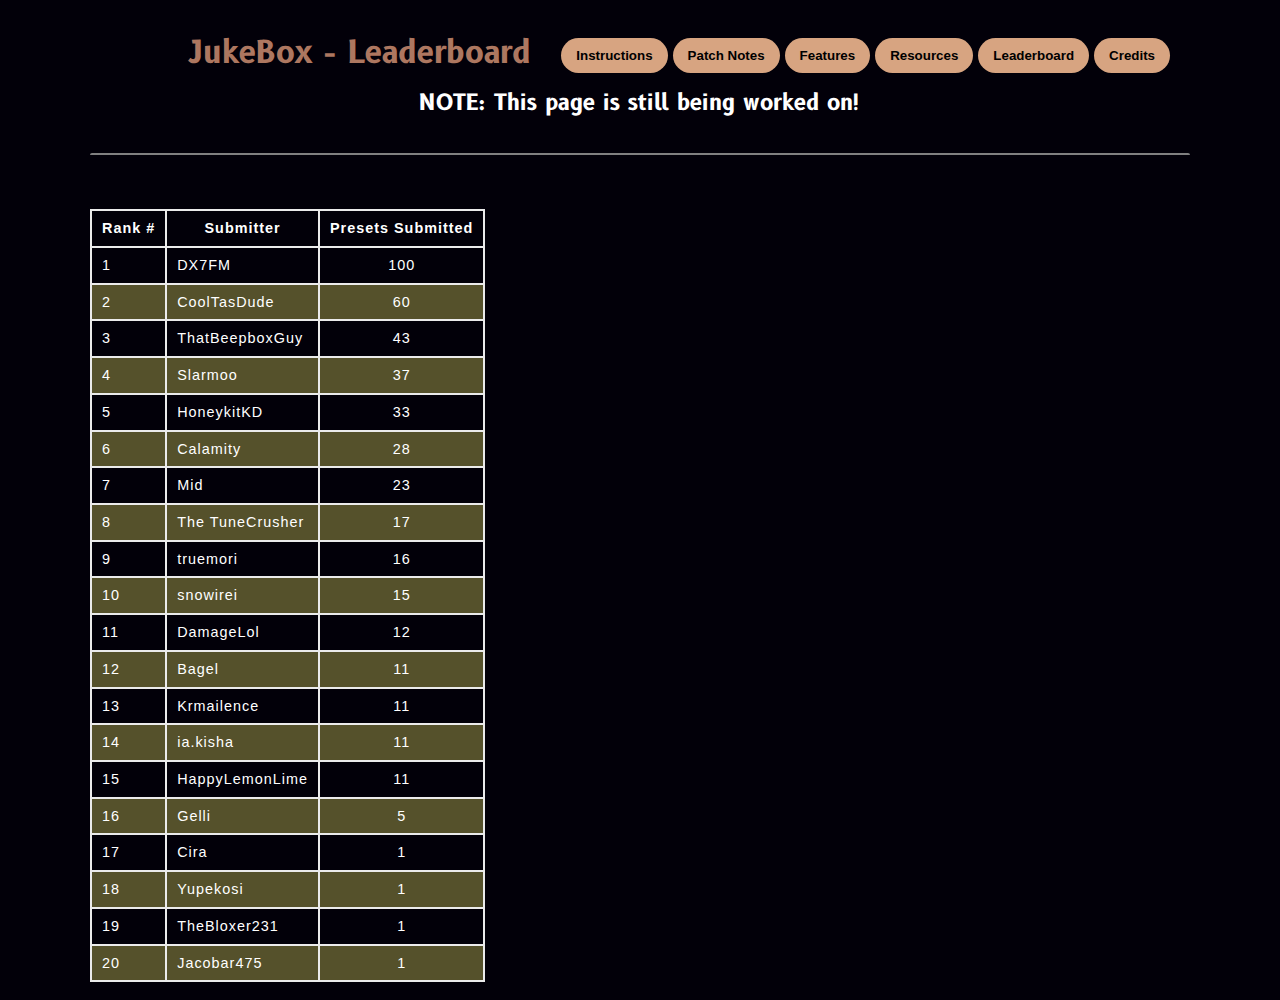
<file: manual/leaderboard.html>
<!DOCTYPE html>
<html lang="en">
<head>
	<link rel="stylesheet" href="subpages.css">
    <link rel='shortcut icon' type='image/x-icon' href='./favicon.ico' />
    <meta charset="utf-8" />
    <meta name="viewport" content="width=device-width, initial-scale=1.0" />
	<meta name="theme-color" content="#ad7760"/>
	<meta property="og:image" content="/icon_maskable_192.png" />
	<meta name="description" content="JukeBox is a mod of Slarmoo's Box that aims to add a crap ton of presets." />
	<link href="https://fonts.googleapis.com/css?family=B612" rel="stylesheet" media="none" onload="if (this.media != 'all') this.media='all';" /> <!-- this is a trick to load CSS asynchronously. -->
  <script>
		function linkTo(update) {
			window.history.replaceState(null, "", location.pathname + "#" + update);
			navigator.clipboard.writeText(window.location).then(() => {
				const popup = document.getElementById("popup");
				popup.classList.add("show");
				setTimeout(() => {
					popup.classList.remove("show");
				}, 2000);
			});
		}
	</script>
  <script src="EditorConfig.min.js"></script>
  <script src="leaderboard.js" defer></script>
	<title>JukeBox Patch Notes</title>
</head>

<style>

table {
  border-collapse: collapse;
  border: 2px solid #ebebeb;
  font-family: sans-serif;
  font-size: 0.8rem;
  letter-spacing: 1px;
}

caption {
  caption-side: bottom;
  padding: 10px;
  font-weight: bold;
}

thead,
tfoot {
  background-color: #020009;
}

th,
td {
  border: 2px solid #ebebeb;
  padding: 8px 10px;
}

td:last-of-type {
  text-align: center;
}

tbody > tr:nth-of-type(even) {
  background-color: #fff57054;
}

tfoot th {
  text-align: right;
}

tfoot td {
  font-weight: bold;
}

</style>

<body>
    
<nav class="navbar">
  <a title="Click to go back to homepage" href="https://jukeebox.github.io">
    <div class="logo-wrapper">
    </div>
  </a>
  <div class="navbartitle col"><h1>JukeBox - Leaderboard</h1></div>
  	<div class="col">
		<a class="navbarlinks" href="credits.html"><button>Credits</button></a>
    <a class="navbarlinks" href="leaderboard.html"><button>Leaderboard</button></a>
		<a class="navbarlinks" href="resources.html"><button>Resources</button></a>
		<a class="navbarlinks" href="features.html"><button>Features</button></a>
		<a class="navbarlinks" href="patch_notes.html"><button>Patch Notes</button></a>
		<a class="navbarlinks" href="instructions.html"><button>Instructions</button></a>
	</div>
</nav>

</body>
<h3 class="sub">NOTE: This page is still being worked on!</h3>
<h2></h2>
</section>
<div id="table-insert"></div>
</body>
</html>
</file>
<file: manual/subpages.css>
html {
    background: var(--page-margin, #020009);
    overflow-x: hidden;
    font-size: large;
    font-family: 'B612', sans-serif;
    line-height: 1.3;
    color: var(--primary-text, white);
}

body {
    max-width: 1100px;
    margin: auto;
    padding: 1rem;
}

h1 {
    font-size: 1.7rem;
    text-align: center;
    margin-top: 0.5em;
    margin-bottom: 0.5em;
    -webkit-text-stroke-width: 0;
}

h2 {
    border-top: 2px solid #808080;
    padding-top: 1rem;
    margin-top: 2rem;
    font-size: 1.5rem;
}

h3 {
    font-size: 1.2rem;
    margin-top: 0.5em;
    margin-bottom: 0.5em;
    -webkit-text-stroke-width: 0;
}

a.link {
    color: var(--secondary-text, rgb(193, 193, 193));
    margin-left: 8px;
}

a.link:hover {
    color: var(--secondary-text, rgb(233, 233, 233));
}

button {
    margin-top: 15px;
    padding: 10px 15px;
    border: 0;
    border-radius: 100px;
    background-color: #D7A481;
    font-weight: bold;
    transition: all 0.5s;
    -webkit-transition: all 0.5s;
    cursor: pointer;
}

button:hover {
    box-shadow: 0 0 20px #fff57050;
    transform: scale(1.1);
}

button:active {
    background-color: #e6da4c;
    transition: all 0.25s;
    -webkit-transition: all 0.25s;
    box-shadow: none;
    transform: scale(0.98);
}

@media (min-width: 1100px) {
    body {
        width: 1100px;
    }

    h2 {
        width: 1100px;
        align-items: start;
        align-content: start;
        border-radius: 2px;
        padding-top: 32px;
    }
}

p {
    font-size: 0.8rem;
    color: #9C9BA3;
}

.backbuttondiv {
    display: flex;
    justify-content: center;
    width: 100%;
}

.headertext{
    color: #ad7760;
    width: 100%;
}


a {
    color: var(--link-accent, #ad7760);
}

a:hover {
    color: var(--link-accent, #db9c80);
}

.lemsub {
    font-size: 1.2rem;
    text-align: center;
    color: #FFF570;
    margin-top: 0.5em;
    margin-bottom: 0.5em;
    -webkit-text-stroke-width: 0;
}

.sub {
    font-size: 1.2rem;
    text-align: center;
    color: white;
    margin-top: 0.5em;
    margin-bottom: 0.5em;
    -webkit-text-stroke-width: 0;
}

#popup {
    position: fixed;
    bottom: 20px;
    left: 20px;
    background-color: #78c25a;
    color: white;
    margin-top: 15px;
    padding: 10px 15px;
    font-weight: bold;
    border-radius: 4px;
    opacity: 0;
    transform: translateX(-100%);
    transition: all 0.5s ease;
    pointer-events: none;
    z-index: 1000;
}

#popup.show {
    opacity: 1;
    transform: translateX(0);
    pointer-events: auto;
}

.navbar {
    color: #f2f3f5;
    font-family: 'gg sans', 'Noto Sans', 'Helvetica Neue', Helvetica, Arial, sans-serif;
    background-color: #020009;
    text-align: left;
    padding: 5px 20px;
    display: flex;
    flex-direction: row;
    align-items: center;
    position: relative;
}

.col, .logo {
    flex: 1 1 0px;
}

.navbartitle {
    color: #ad7760;
    background-color: #020009;
    text-align: left;
    font-family: 'B612', sans-serif;
    position: absolute;
    top: 3%;
    left: 9%;
    white-space: nowrap;
}

.navbarlinks {
    color: #f2f3f5;
    background-color: #020009;
    text-align: right;
    padding-left: 5px;
    float: right;
    font-family: 'B612', sans-serif;
}

.logo-wrapper {
    position: relative;
    display: inline-block;
  }

  .logo {
    position: relative;
    z-index: 2;
    transition: transform 0.3s ease;
  }

  .logo-glow {
    position: absolute;
    top: 0;
    left: 0;
    z-index: 1;
    filter: blur(8px) brightness(1.5);
    opacity: 0;
    transition: opacity 0.3s ease;
    pointer-events: none;
  }

.logo-wrapper:hover .logo {
  transform: scale(1.1);
}

.logo-wrapper:hover .logo-glow {
  opacity: 1;
}

.footertext {
	font-size:11px;
	color: #868c95;
	text-align: center;
	font-family: 'gg sans', 'Noto Sans', 'Helvetica Neue', Helvetica, Arial, sans-serif;
}

.footerlinks {
  color: #f2f3f5;
  font-family: 'gg sans', 'Noto Sans', 'Helvetica Neue', Helvetica, Arial, sans-serif;
  text-align: right;
  padding-left: 5px;
  float: right;
  font-size: 11px;
}

.fifth1 {
    color: #468;
}

.fifth2 {
    color: #a0cd7c;
}

.footer {
    margin-top: auto;
    position: fixed;
    left: 0;
    bottom: 0;
    width: 100%;
}

.beforeafter1 {
    background-color: #44444A;
    border-radius: 6px;
    display: inline-block;
    padding: 2px 6px;
    color: white;
    font-family: monospace;
    border: 1.75px solid #333333;
}

.beforeafter2 {
    background-color: #443d4a;
    border-radius: 6px;
    display: inline-block;
    padding: 2px 6px;
    color: white;
    font-family: monospace;
    border: 1.75px solid #2a252e;
}

#grad1 {
    background: #00ffc0;
    background: -webkit-linear-gradient(left, #d8db1c, #25db1c, #1edde9, #182dbe, #df1ee9, #8d121a);
    background: -o-linear-gradient(right, #d8db1c, #25db1c, #1edde9, #182dbe, #df1ee9, #8d121a);
    background: -moz-linear-gradient(right, #d8db1c, #25db1c, #1edde9, #182dbe, #df1ee9, #8d121a);
    background: linear-gradient(to right, #d8db1c, #25db1c, #1edde9, #182dbe, #df1ee9, #8d121a);
    -webkit-background-clip: text;
    -webkit-text-fill-color: transparent;
    background-size: 12.25%;
}

#grad2 {
    background: #ffffff;
    background: -webkit-linear-gradient(left, #ff032b, #ffff0d, #0aff0a, #0dffff, #292aff, #ff08ff);
    background: -o-linear-gradient(left, #ff032b, #ffff0d, #0aff0a, #0dffff, #292aff, #ff08ff);
    background: -moz-linear-gradient(left, #ff032b, #ffff0d, #0aff0a, #0dffff, #292aff, #ff08ff);
    background: linear-gradient(left, #ff032b, #ffff0d, #0aff0a, #0dffff, #292aff, #ff08ff);
    -webkit-background-clip: text;
    -webkit-text-fill-color: transparent;
    background-size: 12.25%;
}

.keybind {
    background-color: #44444A80;
    border-radius: 4px;
    display: inline-block;
    padding: 1.75px 4px;
    color: #ebebeb;
    font-family: monospace;
    border: 1.75px solid #40404080;
}

.example {
  width: 620px; 
  display: inline-block;
  vertical-align: top;  
}


details[open] > summary {
    margin-bottom: 0.5rem;
}

.example-info {
    font-size:9px;
	color: #868c95;
	text-align: center;
	font-family: 'gg sans', 'Noto Sans', 'Helvetica Neue', Helvetica, Arial, sans-serif;
}

/*
details {
    cursor: pointer;
    user-select: none;
}
*/

details:hover {
    color: white;
}

.image-showcase {
  transform: scale(1);
  transition: all 0.3s ease-in-out;
}


.image-showcase:hover {
    transition: all 0.3s ease-in-out;
    transform: scale(1.25);
}

.lemon {
	color: #FFF570;
}

.slarmoo {
	color: #82DD5D;
}

.choptop {
    color: #ff66a6;
}
</file>
